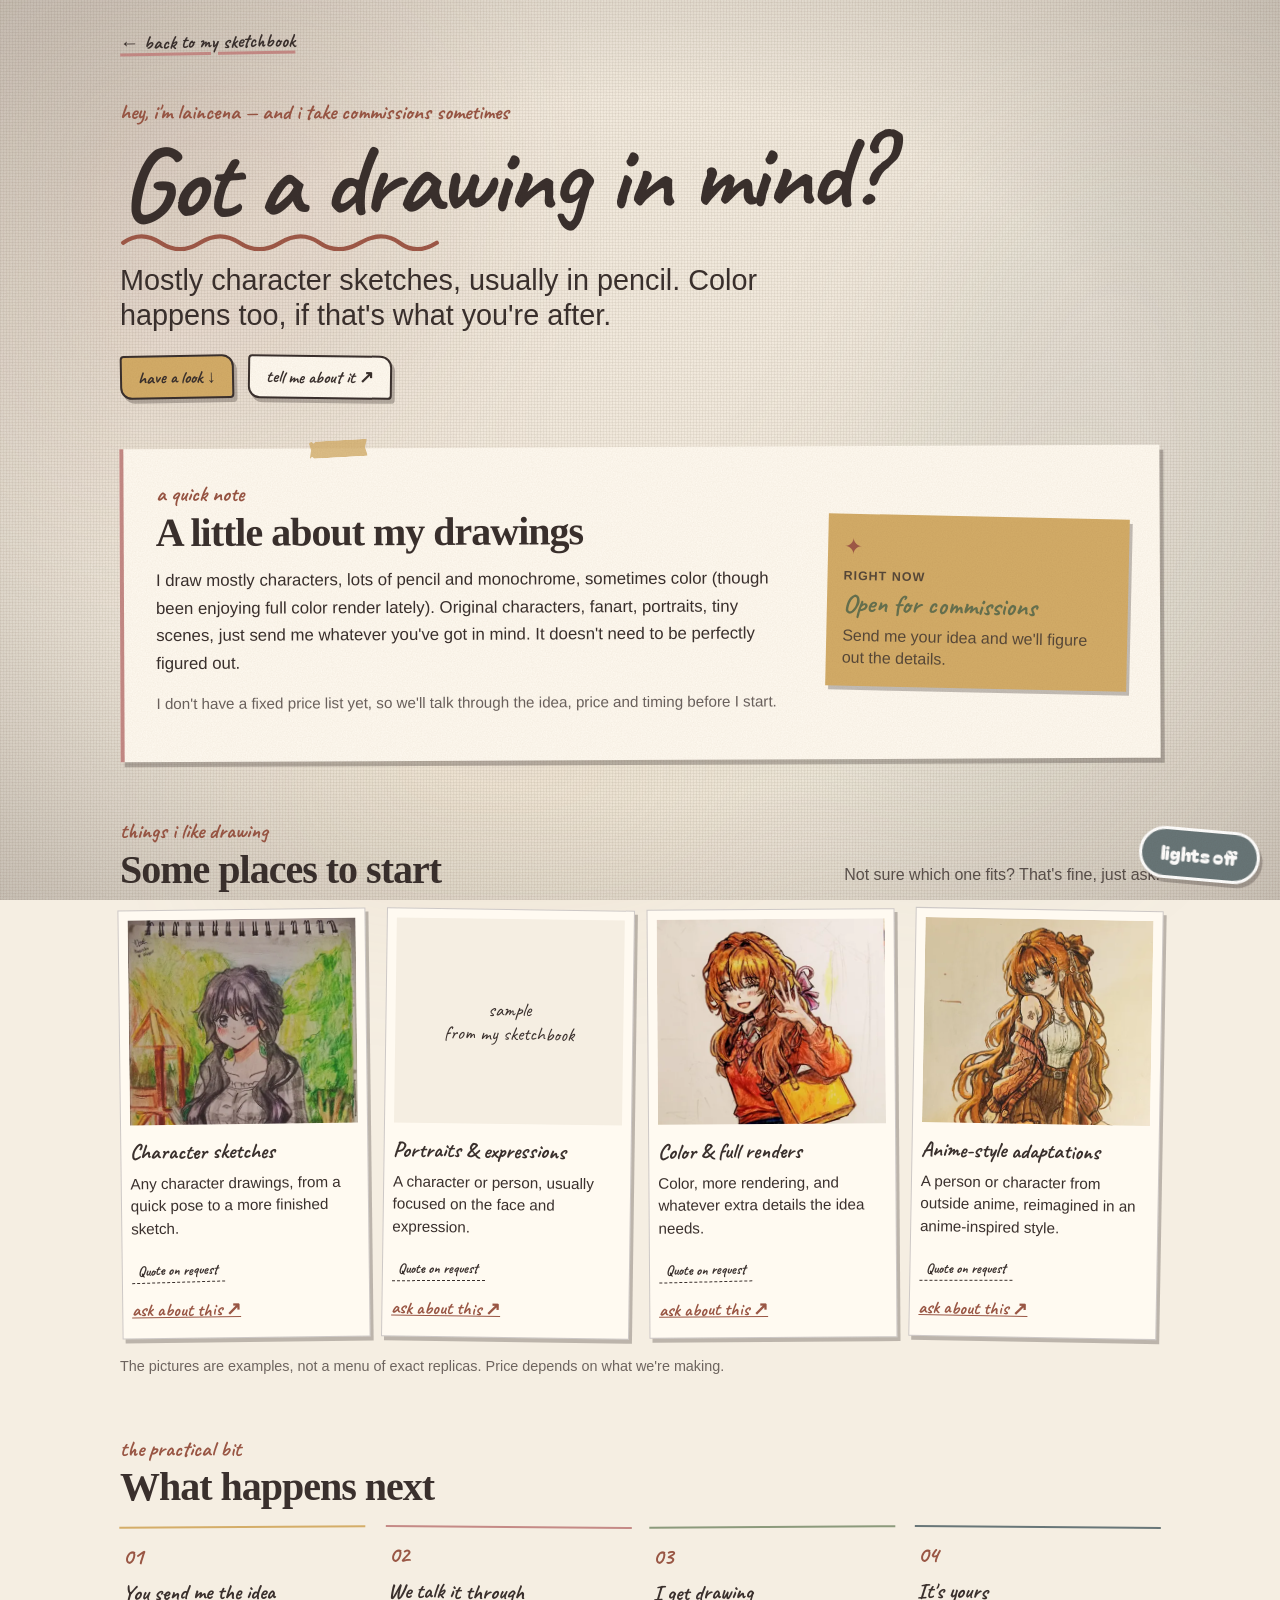
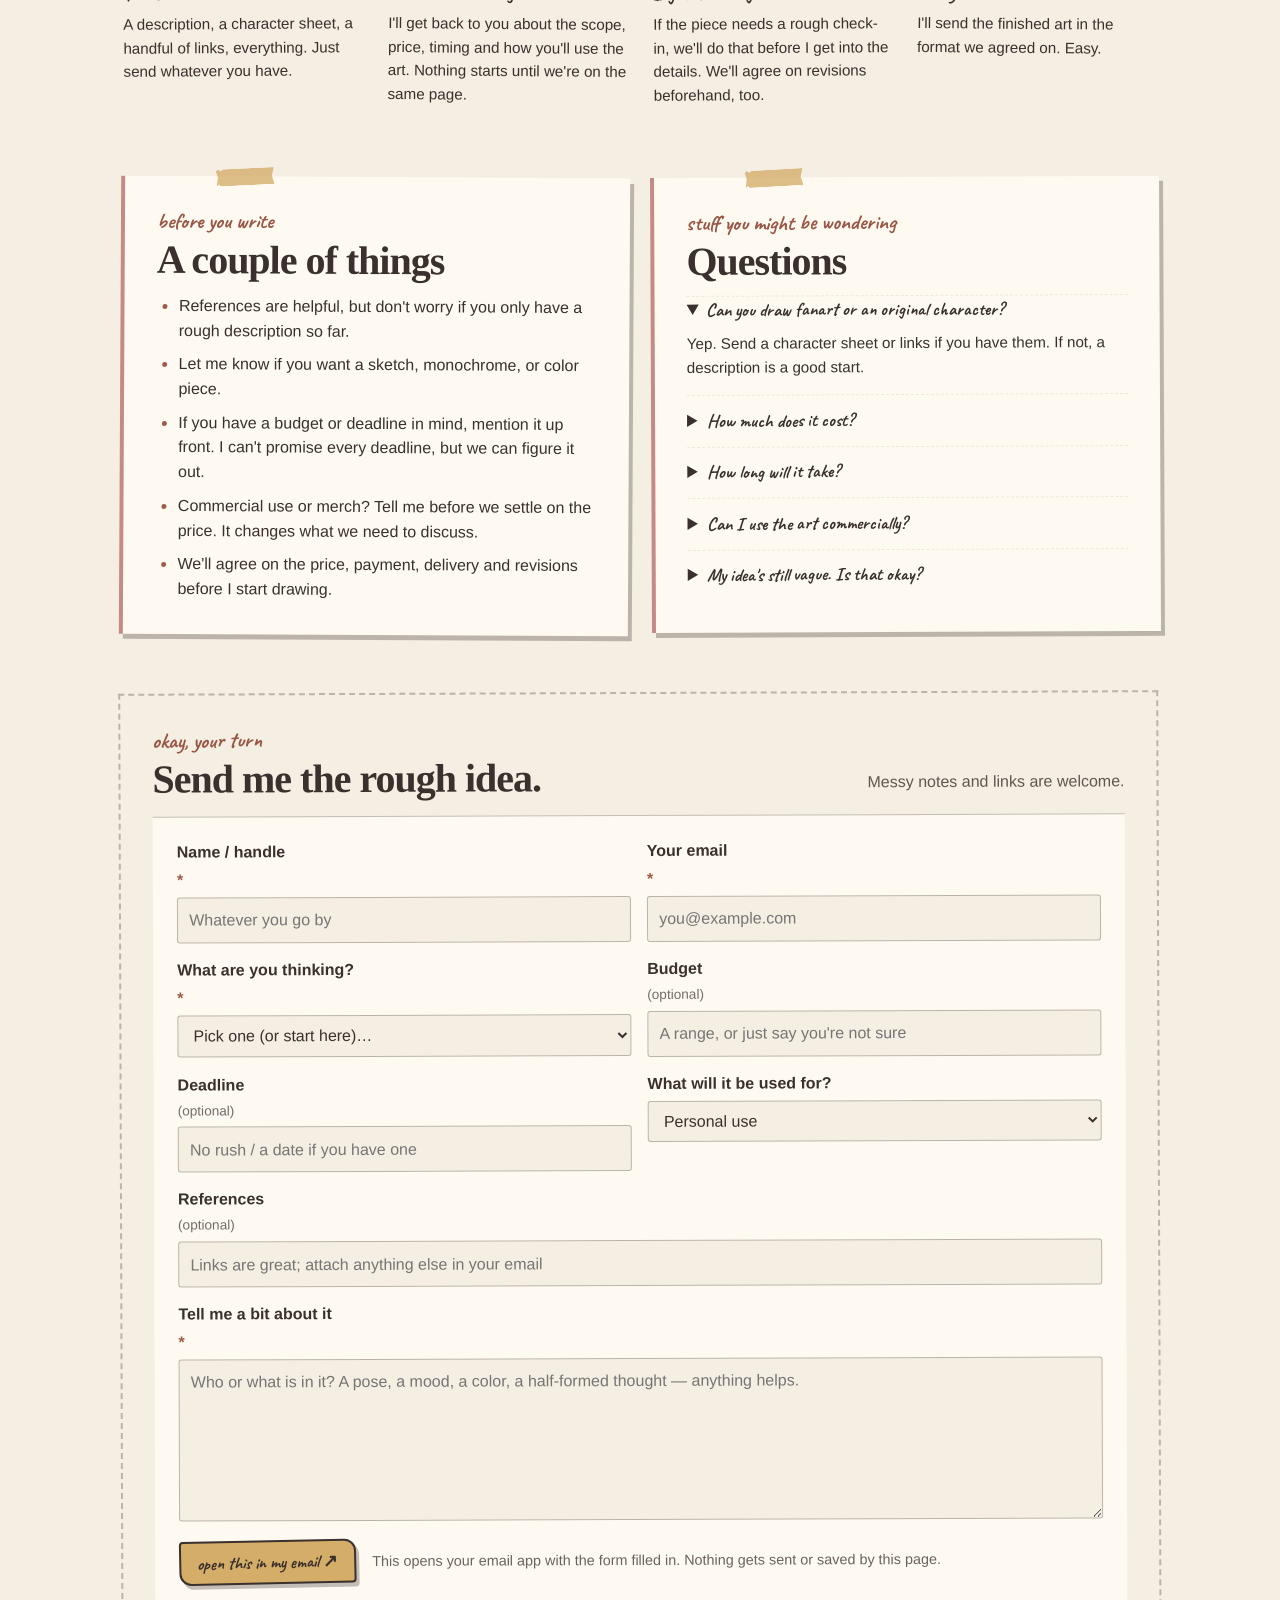
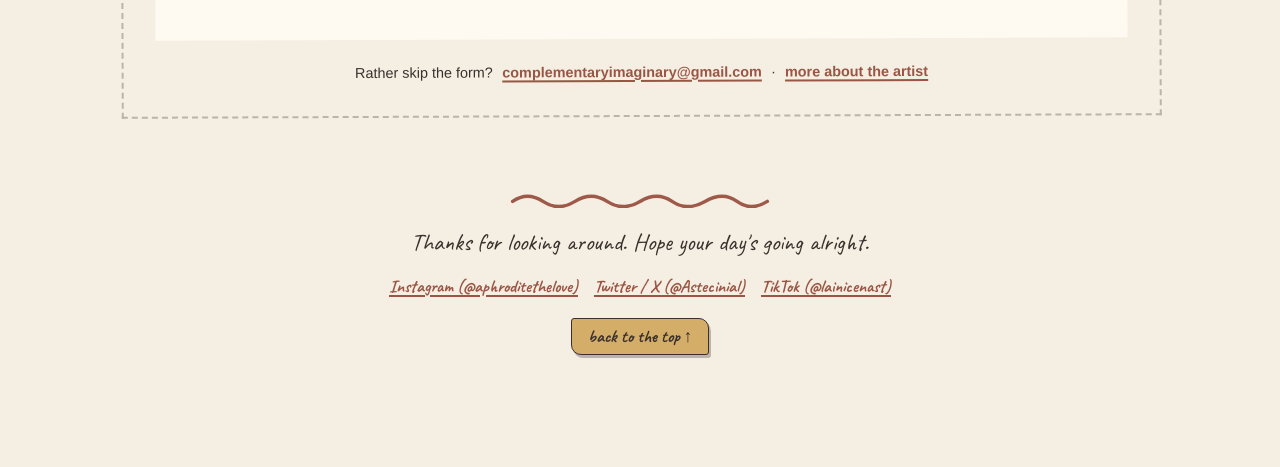
<file: commissions.html>
<!DOCTYPE html>
<html lang="en">
<head>
    <meta charset="UTF-8">
    <meta name="viewport" content="width=device-width, initial-scale=1, viewport-fit=cover">
    <meta name="theme-color" content="#f5eee2">
    <link rel="icon" href="favicon.ico" sizes="any">
    <link rel="icon" type="image/svg+xml" href="favicon.svg">
    <link rel="icon" type="image/png" sizes="32x32" href="favicon-32.png">
    <link rel="apple-touch-icon" href="apple-touch-icon.png">
    <!-- Replace https://YOUR-SITE-URL-HERE with your public site base URL before sharing links. -->
    <meta property="og:type" content="website">
    <meta property="og:site_name" content="Sugary Treats">
    <meta property="og:title" content="Art Commissions | Sugary Treats">
    <meta property="og:description" content="Character sketches, portraits, colored illustrations, and personal art commissions from Sugary Treats.">
    <meta property="og:url" content="https://YOUR-SITE-URL-HERE/commissions.html">
    <meta property="og:image" content="https://YOUR-SITE-URL-HERE/social-preview.png">
    <meta property="og:image:width" content="1200">
    <meta property="og:image:height" content="630">
    <meta property="og:image:alt" content="Sugary Treats, a personal art gallery and sketchbook.">
    <meta name="twitter:card" content="summary_large_image">
    <meta name="twitter:title" content="Art Commissions | Sugary Treats">
    <meta name="twitter:description" content="Character sketches, portraits, colored illustrations, and personal art commissions from Sugary Treats.">
    <meta name="twitter:image" content="https://YOUR-SITE-URL-HERE/social-preview.png">
    <meta name="description" content="Personal art commission information for Laincena Anastasia.">
    <title>Commissions | Laincena Anastasia</title>
    <link rel="preconnect" href="https://fonts.googleapis.com">
    <link rel="preconnect" href="https://fonts.gstatic.com" crossorigin>
    <link href="https://fonts.googleapis.com/css2?family=Bagel+Fat+One&family=Caveat:wght@500;700&display=swap" rel="stylesheet">
    <link rel="stylesheet" href="style.css">
    <link rel="stylesheet" href="commissions.css">
    <script>try{if(localStorage.getItem("art-theme")==="dark")document.documentElement.dataset.theme="dark"}catch(e){}</script>
</head>
<body id="top" class="commission-page">
    <a class="skip" href="#commission-content">Skip to commission information</a>
    <div class="blobs" aria-hidden="true">
        <i class="blob b1"></i><i class="blob b2"></i><i class="blob b3"></i><i class="blob b4"></i>
    </div>

    <header class="hero comm-hero">
        <a class="comm-back" href="index.html">← back to my sketchbook</a>
        <p class="comm-eyebrow hand">hey, i'm laincena — and i take commissions sometimes</p>
        <h1>Got a drawing in mind?</h1>
        <svg class="squiggle" viewBox="0 0 300 20" aria-hidden="true"><path d="M3 12 Q 20 0 38 12 T 75 12 T 112 12 T 150 12 T 187 12 T 225 12 T 262 12 T 297 12" /></svg>
        <p class="hand comm-hero-copy">Mostly character sketches, usually in pencil. Color happens too, if that's what you're after.</p>
        <div class="comm-hero-actions">
            <a class="comm-btn primary" href="#offerings">have a look ↓</a>
            <a class="comm-btn secondary" href="#request">tell me about it ↗</a>
        </div>
    </header>

    <main id="commission-content" class="comm-main">
        <section class="comm-intro comm-paper" aria-labelledby="welcome-title">
            <div class="comm-intro-copy">
                <p class="comm-kicker">a quick note</p>
                <h2 id="welcome-title">A little about my drawings</h2>
                <p>I draw mostly characters, lots of pencil and monochrome, sometimes color (though been enjoying full color render lately). Original characters, fanart, portraits, tiny scenes, just send me whatever you've got in mind. It doesn't need to be perfectly figured out.</p>
                <p class="comm-small-note">I don't have a fixed price list yet, so we'll talk through the idea, price and timing before I start.</p>
            </div>
            <aside class="comm-status-box" aria-live="polite">
                <span class="status-spark" aria-hidden="true">✦</span>
                <p class="status-label">right now</p>
                <p id="commission-status" class="status-value">checking…</p>
                <p id="commission-status-note" class="status-note">I'll update this when things change.</p>
            </aside>
        </section>

        <section id="offerings" class="comm-section" aria-labelledby="offerings-title">
            <div class="comm-section-head">
                <div><p class="comm-kicker">things i like drawing</p><h2 id="offerings-title">Some places to start</h2></div>
                <p>Not sure which one fits? That's fine, just ask.</p>
            </div>
            <div id="commission-types" class="comm-grid" aria-live="polite"></div>
            <p class="comm-disclaimer">The pictures are examples, not a menu of exact replicas. Price depends on what we're making.</p>
        </section>

        <section class="comm-section" aria-labelledby="process-title">
            <div class="comm-section-head">
                <div><p class="comm-kicker">the practical bit</p><h2 id="process-title">What happens next</h2></div>
            </div>
            <ol id="commission-process" class="comm-process"></ol>
        </section>

        <section class="comm-two-col">
            <section class="comm-paper comm-guidelines" aria-labelledby="guidelines-title">
                <p class="comm-kicker">before you write</p>
                <h2 id="guidelines-title">A couple of things</h2>
                <ul id="commission-guidelines"></ul>
            </section>
            <section class="comm-paper comm-faq" aria-labelledby="faq-title">
                <p class="comm-kicker">stuff you might be wondering</p>
                <h2 id="faq-title">Questions</h2>
                <div id="commission-faqs"></div>
            </section>
        </section>

        <section id="request" class="comm-section comm-request-section" aria-labelledby="request-title">
            <div class="comm-section-head">
                <div><p class="comm-kicker">okay, your turn</p><h2 id="request-title">Send me the rough idea.</h2></div>
                <p>Messy notes and links are welcome.</p>
            </div>
            <form id="commission-form" class="comm-form">
                <div class="comm-field-grid">
                    <label>Name / handle <span aria-hidden="true">*</span><input name="name" autocomplete="name" required maxlength="100" placeholder="Whatever you go by"></label>
                    <label>Your email <span aria-hidden="true">*</span><input name="replyEmail" type="email" autocomplete="email" required maxlength="200" placeholder="you@example.com"></label>
                    <label>What are you thinking? <span aria-hidden="true">*</span><select name="type" id="commission-type-select" required><option value="">Pick one (or start here)…</option></select></label>
                    <label>Budget <small>(optional)</small><input name="budget" maxlength="120" placeholder="A range, or just say you're not sure"></label>
                    <label>Deadline <small>(optional)</small><input name="deadline" maxlength="120" placeholder="No rush / a date if you have one"></label>
                    <label>What will it be used for? <select name="usage"><option>Personal use</option><option>Gift</option><option>Commercial use — please discuss</option><option>Other / not sure yet</option></select></label>
                    <label class="full-span">References <small>(optional)</small><input name="references" maxlength="800" placeholder="Links are great; attach anything else in your email"></label>
                    <label class="full-span">Tell me a bit about it <span aria-hidden="true">*</span><textarea name="brief" required minlength="10" maxlength="5000" rows="6" placeholder="Who or what is in it? A pose, a mood, a color, a half-formed thought — anything helps."></textarea></label>
                </div>
                <div class="comm-submit-row">
                    <button class="comm-btn primary" type="submit">open this in my email ↗</button>
                    <p class="comm-form-note">This opens your email app with the form filled in. Nothing gets sent or saved by this page.</p>
                </div>
                <p id="commission-form-status" class="comm-form-status" role="status" aria-live="polite"></p>
            </form>
            <div class="comm-contact-fallback">
                <span>Rather skip the form?</span>
                <a id="commission-email-link" href="mailto:louisjassen@gmail.com">just email me</a>
                <span aria-hidden="true">·</span>
                <a href="index.html#about">more about the artist</a>
            </div>
        </section>
    </main>

    <footer class="comm-footer">
        <svg class="squiggle" viewBox="0 0 300 20" aria-hidden="true"><path d="M3 12 Q 20 0 38 12 T 75 12 T 112 12 T 150 12 T 187 12 T 225 12 T 262 12 T 297 12" /></svg>
        <p class="hand">Thanks for looking around. Hope your day's going alright.</p>
        <div id="commission-socials" class="comm-socials"></div>
        <a class="comm-back-to-top" href="#top" onclick="window.scrollTo({top:0,behavior:matchMedia('(prefers-reduced-motion: reduce)').matches?'auto':'smooth'});return false;">back to the top ↑</a>
    </footer>

    <button class="theme-btn" id="commission-theme-btn" type="button" aria-label="Switch theme">lights off</button>
    <script src="artworks.js"></script>
    <script src="profile.js"></script>
    <script src="commissions.js"></script>
</body>
</html>
</file>
<file: style.css>
:root {
  --paper: #f5eee2;
  --ink: #3a302d;
  --red: #9f5948;
  --blue: #687678;
  --yellow: #d4ad68;
  --mint: #8c9a7c;
  --pink: #c58a86;
  --display: "Bagel Fat One", "Arial Black", sans-serif;
  --hand: "Caveat", "Comic Sans MS", cursive;
  --glow: var(--blue);

  /* theme tokens (the dark theme overrides these at the bottom of this file) */
  --deep: #3a302d;                 /* darkest tone: hard shadows, ribbon, text on bright buttons */
  --card: #fffaf1;                 /* polaroid / note / button paper */
  --glass: rgba(245, 238, 226, .88);
  --frame: #59463d;                /* lightbox frame */
  --heart-bg: #f1d9cf;
  --hl: #995644;                   /* highlighted words ("Treats", lightbox medium line) */
  --card-shadow: 0 2px 0 rgba(0, 0, 0, .08), 6px 10px 0 rgba(58, 48, 45, .18);
  --soft: rgba(58, 48, 45, .3);
  --rule: rgba(126, 100, 75, .13);  /* ruled-paper lines */
  --blob-o: .55;
  color-scheme: light;
}

* { box-sizing: border-box; margin: 0; }

html { scroll-behavior: smooth; }

body {
  min-height: 100vh;
  background: var(--paper);
  color: var(--ink);
  font-family: var(--hand);
  font-size: 1.35rem;
  overflow-x: hidden;
}

/* paper grain */
body::after {
  content: "";
  position: fixed; inset: 0; z-index: 50; pointer-events: none;
  opacity: .14; mix-blend-mode: multiply;
  background-image: url("data:image/svg+xml;utf8,<svg xmlns='http://www.w3.org/2000/svg' width='200' height='200'><filter id='n'><feTurbulence type='fractalNoise' baseFrequency='.8' numOctaves='3' stitchTiles='stitch'/><feColorMatrix values='0 0 0 0 .4  0 0 0 0 .3  0 0 0 0 .2  0 0 0 .9 0'/></filter><rect width='100%' height='100%' filter='url(%23n)'/></svg>");
}

/* drifting color blobs */
.blobs { position: fixed; inset: 0; z-index: 0; overflow: hidden; filter: blur(60px) saturate(.9); }
.blob {
  position: absolute; border-radius: 50%; opacity: var(--blob-o);
  transition: background 1.2s ease, transform .6s ease-out;
  animation: drift 22s ease-in-out infinite alternate;
}
.b1 { width: 46vmax; height: 46vmax; left: -10vmax; top: -8vmax; background: var(--red); }
.b2 { width: 40vmax; height: 40vmax; right: -12vmax; top: 10vmax; background: var(--glow); animation-delay: -6s; }
.b3 { width: 38vmax; height: 38vmax; left: 20vw; bottom: -14vmax; background: var(--yellow); animation-delay: -12s; }
.b4 { width: 30vmax; height: 30vmax; right: 10vw; bottom: 5vh; background: var(--mint); animation-delay: -3s; }

@keyframes drift {
  to { margin: 6vmax 0 0 8vmax; border-radius: 42% 58% 55% 45%; }
}

#trail { position: fixed; inset: 0; z-index: 40; pointer-events: none; }

.hero, #gallery { position: relative; z-index: 2; }

.hero { text-align: center; padding: 9vh 1rem 4vh; }

.hero h1 {
  font: 400 clamp(3.2rem, 11vw, 8.5rem)/.95 var(--display);
  letter-spacing: -.01em;
  text-shadow: 4px 4px 0 var(--yellow), 8px 8px 0 var(--pink);
  transform: rotate(-2deg);
  animation: pop .9s cubic-bezier(.2, 1.6, .4, 1) both;
}
.hero h1 span { color: var(--hl); }

@keyframes pop { from { transform: scale(.5) rotate(8deg); opacity: 0; } }

.squiggle { width: min(320px, 70vw); margin-top: .6rem; }
.squiggle path { fill: none; stroke: var(--red); stroke-width: 4; stroke-linecap: round;
  stroke-dasharray: 400; stroke-dashoffset: 400; animation: draw 1.4s .6s ease forwards; }
@keyframes draw { to { stroke-dashoffset: 0; } }

.hero p { font-size: 1.7rem; margin-top: .8rem; }

/* masonry wall */
#gallery { display: flex; align-items: flex-start; gap: 2.5rem; padding: 2rem 5vw 2rem; max-width: 1900px; margin: 0 auto; }
.col { flex: 1; min-width: 0; }

.card {
  position: relative; display: block; width: 100%;
  break-inside: avoid; margin: 0 0 3rem; padding: .8rem .8rem 1rem;
  background: var(--card); border: 0; text-align: left; cursor: pointer;
  font: inherit; color: inherit;
  box-shadow: var(--card-shadow);
  transform: rotate(var(--r, 0deg));
  transition: transform .35s cubic-bezier(.3, 1.8, .5, 1), box-shadow .3s;
}
.card::before { /* washi tape */
  content: ""; position: absolute; top: -14px; left: 50%; width: 90px; height: 28px;
  transform: translateX(-50%) rotate(var(--tape, -4deg));
  background: var(--tapec, var(--yellow)); opacity: .85;
  clip-path: polygon(0 10%, 4% 0, 8% 12%, 12% 0, 100% 0, 96% 50%, 100% 100%, 8% 100%, 4% 88%, 0 100%, 3% 50%);
}
.card:hover, .card:focus-visible {
  transform: rotate(0deg) translateY(-10px) scale(1.03);
  box-shadow: 0 2px 0 rgba(0,0,0,.08), 10px 22px 0 var(--tapec, var(--yellow));
  outline: none;
}
.card:focus-visible { outline: 3px dashed var(--ink); outline-offset: 6px; }

.art-frame {
  position: relative; width: 100%; aspect-ratio: var(--ratio, 4/5);
  overflow: hidden; background: var(--fallback);
}
.art-frame.is-loading::after {
  content: ""; position: absolute; inset: 0;
  background: linear-gradient(110deg, transparent 20%, rgba(255,255,255,.48) 45%, transparent 70%);
  background-size: 220% 100%;
  animation: art-shimmer 1.35s ease-in-out infinite;
}
.art-frame.is-loaded .art { opacity: 1; }
.art { position: absolute; inset: 0; width: 100%; height: 100%; display: block; object-fit: cover; opacity: 0; transition: opacity .25s ease; }
@keyframes art-shimmer { to { background-position: -220% 0; } }
@media (prefers-reduced-motion: reduce) {
  .art-frame.is-loading::after {
    animation: none;
    background: rgba(255, 255, 255, .18);
  }
}
.card h3 { font: 400 1.6rem/1.1 var(--display); margin: .8rem 0 .2rem; }
.card .note { font-size: 1.3rem; line-height: 1.2; }

.sticker {
  position: absolute; right: -14px; top: 1.6rem; padding: .15rem .8rem;
  background: var(--stk, var(--pink)); color: #fff; border: 3px solid #fff;
  border-radius: 99px; font-weight: 700; font-size: 1.15rem;
  transform: rotate(6deg); box-shadow: 2px 3px 0 rgba(0,0,0,.25);
}

/* entrance directions */
.card.pre { opacity: 0; transform: translate(var(--fx, 0), var(--fy, 60px)) rotate(calc(var(--r) * 3)); }
.card { transition: transform .35s cubic-bezier(.3, 1.8, .5, 1), box-shadow .3s, opacity .7s; }

/* lightbox */
.lightbox {
  position: fixed; inset: 0; z-index: 30; display: grid; place-items: center; padding: 1.5rem;
  background: rgba(58, 48, 45, .72); backdrop-filter: blur(6px);
  animation: fade .3s ease;
}
.lightbox[hidden] { display: none; }
@keyframes fade { from { opacity: 0; } }

.frame {
  position: relative; display: grid; grid-template-columns: minmax(0, 1.3fr) minmax(0, 1fr); gap: 1.8rem;
  width: min(1050px, 100%); max-height: 90vh; overflow: auto; padding: 1.4rem;
  background: var(--paper); border: 10px solid var(--frame);
  box-shadow: 0 0 0 6px var(--yellow), 14px 14px 0 6px var(--pink);
  animation: slam .5s cubic-bezier(.2, 1.5, .4, 1);
}
@keyframes slam { from { transform: scale(.7) rotate(-5deg); opacity: 0; } }

.frame img { width: 100%; max-height: 74vh; object-fit: contain; background: var(--fallback, #ddd); }
.frame h2 { font: 400 clamp(2rem, 4vw, 3.2rem)/1 var(--display); margin-bottom: .6rem; }
.lb-meta { color: var(--hl); font-weight: 700; font-size: 1.5rem; margin-bottom: 1rem; }
.lb-desc { font-size: 1.7rem; line-height: 1.3; white-space: pre-wrap; }
.lb-close {
  position: fixed; top: 1rem; right: 1.2rem; width: 3rem; height: 3rem; border-radius: 50%;
  border: 3px solid var(--ink); background: var(--red); color: #fff; font-size: 2rem; line-height: 1; cursor: pointer; z-index: 31;
}
.lb-close:hover { transform: rotate(90deg) scale(1.1); transition: transform .25s; }

/* paint splats from background clicks */
.splat { position: fixed; z-index: 1; pointer-events: none; border-radius: 50%; opacity: .85; animation: splat .5s cubic-bezier(.2, 1.6, .4, 1) both; }
@keyframes splat { from { transform: translate(-50%, -50%) scale(0); } to { transform: translate(-50%, -50%) scale(1); } }

/* wobbly title letters */
.ch { display: inline-block; font-weight: inherit; }
.ch.jig { animation: jig .6s cubic-bezier(.2, 1.8, .4, 1); }
@keyframes jig { 30% { transform: translateY(-.25em) rotate(var(--jr, 10deg)) scale(1.15); } }

/* filter chips */
.toolbar { position: relative; z-index: 2; display: flex; flex-wrap: wrap; justify-content: center; align-items: center; gap: 1rem 2rem; padding: 0 1rem 1.5rem; }
.filters { display: flex; flex-wrap: wrap; justify-content: center; gap: .8rem; }
.sort { display: flex; align-items: center; gap: .6rem; font-weight: 700; font-size: 1.5rem; }
.sort select {
  font: 400 1.15rem var(--display); color: var(--deep); cursor: pointer;
  padding: .35rem 1rem; background: var(--yellow); border: 3px solid var(--ink); border-radius: 99px;
  box-shadow: 3px 4px 0 var(--deep);
}
.sort select:focus-visible { outline: 3px dashed var(--ink); outline-offset: 4px; }
.filters[hidden] { display: none; }
.chip {
  font: 400 1.15rem var(--display); color: var(--ink); cursor: pointer;
  padding: .35rem 1.1rem; background: var(--card); border: 3px solid var(--ink); border-radius: 99px;
  box-shadow: 3px 4px 0 var(--c, var(--pink)); transform: rotate(var(--cr, 0deg));
  transition: transform .25s cubic-bezier(.3, 1.8, .5, 1), background .2s, box-shadow .2s;
}
.chip:hover { transform: rotate(0deg) translateY(-3px); }
.chip.on { background: var(--c, var(--pink)); color: #fff; box-shadow: 0 0 0 var(--ink); transform: translate(3px, 4px) rotate(var(--cr, 0deg)); }
.chip:focus-visible { outline: 3px dashed var(--ink); outline-offset: 4px; }

.card[hidden] { display: none; }
.card.shuffle { animation: shuffle .55s cubic-bezier(.2, 1.5, .4, 1); }
@keyframes shuffle { from { opacity: 0; transform: scale(.6) rotate(calc(var(--r) * 4)); } }

/* lightbox: arrows, counter, zoom */
.lb-nav {
  position: fixed; top: 50%; width: 3.4rem; height: 3.4rem; margin-top: -1.7rem; z-index: 31;
  border-radius: 50%; border: 3px solid var(--ink); background: var(--yellow); color: var(--deep);
  font: 400 1.8rem/1 var(--display); cursor: pointer; box-shadow: 3px 4px 0 var(--deep);
  transition: transform .2s cubic-bezier(.3, 1.8, .5, 1);
}
.lb-prev { left: 1rem; } .lb-next { right: 1rem; }
.lb-nav:hover { transform: scale(1.15) rotate(-6deg); }
.lb-nav[hidden] { display: none; }
.lb-count { margin-top: 1.2rem; opacity: .6; font-size: 1.3rem; }
.imgwrap { overflow: hidden; cursor: zoom-in; align-self: start; }
.imgwrap img { display: block; transition: transform .35s ease; }
.imgwrap.zoomed { cursor: zoom-out; }
.imgwrap.zoomed img { transform: scale(2.4); }

@media (max-width: 760px) {
  .lb-nav { width: 2.8rem; height: 2.8rem; margin-top: 0; top: auto; bottom: 1rem; font-size: 1.4rem; }
  .frame { grid-template-columns: 1fr; }
  #gallery { gap: 1rem; }
}

@media (prefers-reduced-motion: reduce) {
  *, *::before { animation: none !important; transition-duration: .01s !important; }
  .squiggle path { stroke-dashoffset: 0; }
}

.search {
  font: 700 1.3rem var(--hand); color: var(--ink); width: 12rem; padding: .3rem 1.1rem;
  background: var(--card); border: 3px solid var(--ink); border-radius: 99px; outline: none;
  box-shadow: 3px 4px 0 var(--mint); transition: box-shadow .2s, width .25s;
}
.search:focus { box-shadow: 3px 4px 0 var(--pink); width: 15rem; }
.years {
  position: sticky; top: .8rem; z-index: 5; display: flex; gap: .5rem; width: fit-content;
  max-width: calc(100% - 2rem); margin: 0 auto 1.2rem; padding: .4rem .7rem; overflow-x: auto;
  background: var(--glass); backdrop-filter: blur(8px);
  border: 3px solid var(--ink); border-radius: 99px;
}
.years[hidden] { display: none; }
.yr {
  font: 400 1rem var(--display); color: var(--deep); cursor: pointer; padding: .1rem .8rem;
  background: var(--c, var(--yellow)); border: 2px solid var(--ink); border-radius: 99px;
  transition: transform .2s cubic-bezier(.3, 1.8, .5, 1);
}
.yr:hover { transform: scale(1.12) rotate(-3deg); }
.card { scroll-margin-top: 5rem; }
.empty { position: relative; z-index: 2; text-align: center; font-size: 2rem; padding: 3rem 1rem; }
.empty[hidden] { display: none; }
.more { height: 1px; }

body::before {
  content: ""; position: fixed; inset: 0; z-index: 1; pointer-events: none; mix-blend-mode: multiply;
  background:
    repeating-linear-gradient(0deg, rgba(60, 40, 20, .05) 0 1px, transparent 1px 3px),
    repeating-linear-gradient(90deg, rgba(60, 40, 20, .05) 0 1px, transparent 1px 3px),
    radial-gradient(ellipse at center, transparent 55%, rgba(58, 48, 45, .22) 100%);
}

.drips { position: absolute; top: 0; left: 0; right: 0; height: 0; z-index: 1; pointer-events: none; }
.drip {
  position: absolute; top: -4px; width: var(--w); height: var(--h); background: var(--c);
  border-radius: 0 0 99px 99px; opacity: .88;
  animation: dripdown var(--t) cubic-bezier(.3, .6, .3, 1) var(--d) both;
}
.drip::after {
  content: ""; position: absolute; left: 50%; bottom: -6px; width: calc(var(--w) * 1.5); aspect-ratio: 1;
  background: inherit; border-radius: 50%; transform: translateX(-50%);
}
@keyframes dripdown { from { height: 0; } }

.doodles { position: fixed; inset: 0; z-index: 1; pointer-events: none; overflow: hidden; }
.doodle { position: absolute; top: 0; color: var(--c); opacity: var(--o, .85); will-change: transform; }
.doodle svg { display: block; width: var(--s); height: var(--s); }
.doodle svg, .doodle span {
  transform: rotate(var(--rot, 0deg));
  animation: bob var(--bt, 6s) ease-in-out var(--bd, 0s) infinite alternate;
}
.doodle span { display: block; white-space: nowrap; font: 700 2.1rem var(--hand); }
@keyframes bob { to { transform: translateY(-14px) rotate(calc(var(--rot, 0deg) + 8deg)); } }

.hero-doodle { position: absolute; width: clamp(52px, 6vw, 90px); color: var(--c); pointer-events: none; animation: twinkle 3.2s ease-in-out infinite; }
.hero-doodle svg { display: block; width: 100%; }
@keyframes twinkle { 50% { transform: scale(1.2) rotate(12deg); } }

html.low-power body::before,
html.low-power body::after { display: none; }
html.low-power .blobs { filter: blur(30px) saturate(.9); }
html.low-power .blob,
html.low-power .doodle svg,
html.low-power .doodle span,
html.low-power .hero-doodle { animation: none; }
html.low-power .doodle { will-change: auto; }
html.low-power .ribbon::after { display: none; }
html.low-power #trail { display: none; }

.foot { position: relative; z-index: 2; text-align: center; padding: 1rem 1rem 6rem; font-size: 1.8rem; }
.foot[hidden] { display: none; }
.foot .squiggle { width: min(260px, 60vw); margin-bottom: .6rem; }
.top {
  margin-top: 1rem; font: 400 1.2rem var(--display); color: var(--deep); cursor: pointer;
  padding: .4rem 1.3rem; background: var(--yellow); border: 3px solid var(--ink); border-radius: 99px; box-shadow: 3px 4px 0 var(--deep);
  transition: transform .2s cubic-bezier(.3, 1.8, .5, 1);
}
.top:hover { transform: translateY(-4px) rotate(-3deg); }

.about-btn {
  position: fixed; left: 1.2rem; bottom: 1.2rem; z-index: 20; cursor: pointer;
  font: 400 1.2rem var(--display); color: #fff; padding: .55rem 1.2rem;
  background: var(--pink); border: 3px solid #fff; border-radius: 99px;
  box-shadow: 3px 4px 0 var(--soft); transform: rotate(-6deg);
  transition: transform .25s cubic-bezier(.3, 1.8, .5, 1);
}
.about-btn:hover { transform: rotate(3deg) scale(1.1); }
.about-btn:focus-visible { outline: 3px dashed var(--ink); outline-offset: 4px; }
.lb-link {
  margin-top: .8rem; font: 400 1rem var(--display); color: var(--deep); cursor: pointer;
  padding: .3rem 1rem; background: var(--mint); border: 3px solid var(--ink); border-radius: 99px;
  box-shadow: 3px 4px 0 var(--deep); transition: transform .2s cubic-bezier(.3, 1.8, .5, 1);
}
.lb-link:hover { transform: translateY(-3px) rotate(-3deg); }

.heart {
  position: absolute; right: .9rem; bottom: .8rem; width: 2.5rem; height: 2.5rem; display: grid; place-items: center;
  background: var(--card); border: 3px solid var(--ink); border-radius: 50%; cursor: pointer;
  box-shadow: 2px 3px 0 rgba(58, 48, 45, .3); transition: transform .2s cubic-bezier(.3, 1.8, .5, 1), background .2s;
}
.heart svg { width: 1.35rem; height: 1.35rem; fill: none; stroke: var(--ink); stroke-width: 9; stroke-linejoin: round; stroke-linecap: round; transition: fill .2s; }
.heart:hover { transform: scale(1.18) rotate(-8deg); }
.heart:focus-visible { outline: 3px dashed var(--ink); outline-offset: 3px; }
.heart.on { background: var(--heart-bg); }
.heart.on svg { fill: var(--red); stroke: var(--ink); }
.heart.pop { animation: heartpop .5s cubic-bezier(.3, 1.6, .5, 1); }
@keyframes heartpop { 40% { transform: scale(1.6) rotate(-14deg); } }
.card h3, .card .note { padding-right: 2.9rem; }

.corner { position: absolute; top: 0; left: 0; width: 104px; height: 104px; overflow: hidden; pointer-events: none; z-index: 2; }
.ribbon {
  position: absolute; top: 24px; left: -36px; width: 150px; padding: .1rem 0; overflow: hidden; text-align: center;
  transform: rotate(-45deg); background: var(--deep); color: var(--yellow);
  font: 400 1.05rem/1.35 var(--display); letter-spacing: .14em;
  border-top: 2px dashed var(--yellow); border-bottom: 2px dashed var(--yellow); box-shadow: 0 3px 0 rgba(0, 0, 0, .25);
}
.ribbon::after {
  content: ""; position: absolute; inset: 0; transform: translateX(-130%);
  background: linear-gradient(100deg, transparent 35%, rgba(255, 255, 255, .6) 50%, transparent 65%);
  animation: shine 3.4s ease-in-out infinite;
}
@keyframes shine { 55%, 100% { transform: translateX(130%); } }

.lb-actions { display: flex; flex-wrap: wrap; gap: .7rem; margin-top: .9rem; }
.lb-actions .lb-link { margin-top: 0; }
.lb-heart {
  display: inline-flex; align-items: center; gap: .5rem; cursor: pointer;
  font: 400 1rem var(--display); color: var(--ink); padding: .3rem 1rem .3rem .8rem;
  background: var(--card); border: 3px solid var(--ink); border-radius: 99px; box-shadow: 3px 4px 0 var(--deep);
  transition: transform .2s cubic-bezier(.3, 1.8, .5, 1), background .2s;
}
.lb-heart svg { width: 1.2rem; height: 1.2rem; fill: none; stroke: var(--ink); stroke-width: 9; stroke-linejoin: round; transition: fill .2s; }
.lb-heart:hover { transform: translateY(-3px) rotate(-3deg); }
.lb-heart.on { background: var(--heart-bg); }
.lb-heart.on svg { fill: var(--red); }

.sticker, .chip.on { text-shadow: 0 1px 0 rgba(0, 0, 0, .28); }

.theme-btn {
  position: fixed; right: 1.2rem; bottom: 1.2rem; z-index: 20; cursor: pointer;
  font: 400 1.2rem var(--display); color: #fff; padding: .55rem 1.2rem; text-shadow: 0 1px 0 rgba(0, 0, 0, .28);
  background: var(--blue); border: 3px solid #fff; border-radius: 99px;
  box-shadow: 3px 4px 0 var(--soft); transform: rotate(5deg);
  transition: transform .25s cubic-bezier(.3, 1.8, .5, 1);
}
.theme-btn:hover { transform: rotate(-3deg) scale(1.1); }
.theme-btn:focus-visible { outline: 3px dashed var(--ink); outline-offset: 4px; }
.settings-toggle {
  position: fixed; right: max(1.2rem, env(safe-area-inset-right)); bottom: max(1.2rem, env(safe-area-inset-bottom)); z-index: 23;
  min-height: 48px; padding: .5rem 1rem; border: 3px solid var(--ink); border-radius: 999px;
  background: var(--blue); color: var(--fg-blue); box-shadow: 3px 4px 0 var(--soft);
  cursor: pointer; font: 400 1rem var(--display); transition: transform .2s, box-shadow .2s;
}
.settings-toggle:hover { transform: translateY(-2px) rotate(-2deg); box-shadow: 3px 6px 0 var(--soft); }
.settings-toggle:focus-visible { outline: 3px dashed var(--ink); outline-offset: 4px; }
.settings-panel {
  position: fixed; right: max(1.2rem, env(safe-area-inset-right));
  bottom: calc(max(1.2rem, env(safe-area-inset-bottom)) + 4rem); z-index: 22;
  display: grid; gap: .8rem; width: min(20rem, calc(100vw - 2rem));
  max-height: min(78vh, 42rem); overflow-y: auto; padding: 1rem;
  background: var(--card); border: 3px solid var(--ink); border-radius: 20px;
  box-shadow: 6px 8px 0 var(--soft), 0 0 0 4px var(--yellow);
}
.settings-panel[hidden] { display: none; }
.settings-section { display: grid; gap: .55rem; padding-bottom: .75rem; border-bottom: 2px dashed var(--rule); }
.settings-section:last-child { padding-bottom: 0; border-bottom: 0; }
.settings-section h2 { font: 400 1rem var(--display); color: var(--hl); }
.settings-panel .view-controls { width: 100%; justify-content: center; }
.settings-panel .mode-btn { flex: 1; }
.settings-panel .view-btn {
  display: none; justify-content: center; width: 100%; min-height: 44px; padding: .35rem .8rem;
  border: 2px solid var(--ink); border-radius: 999px; background: var(--card); color: var(--ink);
  box-shadow: 2px 3px 0 var(--mint); cursor: pointer; font: 400 .9rem var(--display);
}
.settings-panel .surprise-btn { width: 100%; }
.settings-panel .about-btn,
.settings-panel .theme-btn {
  position: static; inset: auto; display: inline-flex; justify-content: center; width: 100%;
  min-height: 44px; margin: 0; padding: .4rem .8rem; font-size: .95rem; transform: none;
}
.settings-panel .about-btn:hover,
.settings-panel .theme-btn:hover { transform: translateY(-2px); }
.settings-panel .hero-auth-btn { width: 100%; transform: none; }
.settings-panel .hero-auth-btn:hover { transform: translateY(-2px); }
html.theme-fade, html.theme-fade * {
  transition: background-color .45s, color .45s, border-color .45s, box-shadow .45s, fill .45s, stroke .45s !important;
}


[data-theme="dark"] {
  --paper: #0b1022;
  --ink: #e6ebff;
  --deep: #04060f;
  --card: #151b38;
  --glass: rgba(11, 16, 34, .82);
  --frame: #2c3672;
  --heart-bg: #3a1a47;
  --hl: #6ee7ff;
  --red: #8b5cff;
  --blue: #3b82ff;
  --yellow: #22d3ee;
  --mint: #2de0a5;
  --pink: #e468ff;
  --card-shadow: 0 2px 0 rgba(0, 0, 0, .45), 6px 10px 0 rgba(0, 0, 0, .5);
  --soft: rgba(0, 0, 0, .55);
  --rule: rgba(34, 211, 238, .09);
  --blob-o: .5;
  color-scheme: dark;
}
[data-theme="dark"] body::before {
  mix-blend-mode: normal;
  background:
    repeating-linear-gradient(0deg, rgba(150, 180, 255, .05) 0 1px, transparent 1px 3px),
    repeating-linear-gradient(90deg, rgba(150, 180, 255, .05) 0 1px, transparent 1px 3px),
    radial-gradient(ellipse at center, transparent 50%, rgba(2, 4, 14, .6) 100%);
}
[data-theme="dark"] body::after { mix-blend-mode: screen; opacity: .06; filter: hue-rotate(190deg); }
[data-theme="dark"] .lightbox { background: rgba(3, 5, 16, .8); }
[data-theme="dark"] .profile { background: rgba(31, 26, 46, .72); }
[data-theme="dark"] .likes-modal { background: rgba(31, 26, 46, .68); }

/* =================================================================
   ARTIST PROFILE: an open page of the sketchbook
   ================================================================= */
.profile {
  position: fixed; inset: 0; z-index: 30; display: grid; place-items: center; padding: 1rem; overflow: auto;
  background: rgba(58, 48, 45, .72); backdrop-filter: blur(6px); animation: fade .3s ease; overscroll-behavior: contain;
}
.profile[hidden] { display: none; }
.pf-wrap { width: min(1100px, 100%); }
.pf-close { z-index: 32; }

.tabs { display: flex; flex-wrap: wrap; gap: .45rem; padding: 0 1.2rem; position: relative; z-index: 2; }
.tab {
  font: 400 1rem var(--display); color: var(--deep); cursor: pointer; padding: .35rem 1rem .5rem;
  background: var(--c, var(--yellow)); border: 3px solid var(--ink); border-bottom: 0; border-radius: 14px 14px 0 0;
  transform: rotate(var(--tr, -1deg)); transform-origin: bottom; transition: transform .2s cubic-bezier(.3, 1.8, .5, 1);
}
.tab:nth-child(even) { --tr: 1.2deg; }
.tab:hover { transform: translateY(-5px) rotate(0deg); }
.tab:focus-visible { outline: 3px dashed var(--ink); outline-offset: 3px; }

.book {
  position: relative; display: grid; grid-template-columns: 1fr 1fr; height: min(82vh, 860px); overflow: hidden;
  background: var(--card); border: 10px solid var(--frame);
  box-shadow: 0 0 0 6px var(--yellow), 14px 14px 0 6px var(--pink);
  animation: slam .5s cubic-bezier(.2, 1.5, .4, 1);
}
.book::before {                       /* spiral binding */
  content: ""; position: absolute; left: 50%; top: 0; bottom: 0; width: 34px; margin-left: -17px; z-index: 3; pointer-events: none;
  background:
    radial-gradient(circle at 35% 40%, rgba(255, 255, 255, .55) 0 2px, transparent 3px) 0 0 / 34px 44px repeat-y,
    radial-gradient(circle at 50% 50%, var(--deep) 0 7px, transparent 8px) 0 0 / 34px 44px repeat-y;
}
.book::after {                        /* the fold in the middle */
  content: ""; position: absolute; left: 50%; top: 0; bottom: 0; width: 80px; margin-left: -40px; pointer-events: none;
  background: linear-gradient(90deg, transparent, rgba(0, 0, 0, .13) 50%, transparent);
}

.page {
  position: relative; overflow: auto; padding: 1.8rem 2.4rem 3rem; font-size: 1.5rem; line-height: 2rem;
  background: repeating-linear-gradient(transparent 0 calc(2rem - 1px), var(--rule) calc(2rem - 1px) 2rem) local;
}
.page p { margin: 0 0 .5rem; }
.page h3 {
  display: inline-block; margin: 1.5rem 0 .7rem; padding: .05rem .9rem; font: 400 1.5rem/1.6 var(--display);
  color: var(--deep); background: var(--c, var(--yellow)); transform: rotate(-1.5deg);
  box-shadow: 3px 3px 0 var(--soft);
}
.page h4 { font: 700 1.4rem var(--hand); margin: .8rem 0 .3rem; opacity: .75; }

.pf-head { display: flex; flex-wrap: wrap; align-items: center; gap: 1.6rem; }
.pf-photo {
  position: relative; width: 170px; margin: 0; padding: .5rem .5rem 1.6rem; background: var(--card);
  box-shadow: var(--card-shadow); transform: rotate(-3deg);
}
.pf-photo::before {
  content: ""; position: absolute; top: -13px; left: 50%; width: 80px; height: 26px; background: var(--yellow); opacity: .85;
  transform: translateX(-50%) rotate(3deg); z-index: 2;
  clip-path: polygon(0 10%, 4% 0, 8% 12%, 12% 0, 100% 0, 96% 50%, 100% 100%, 8% 100%, 4% 88%, 0 100%, 3% 50%);
}
.pf-photo img, .pf-doodle { width: 100%; aspect-ratio: 4 / 5; display: block; object-fit: cover; }
.pf-photo img { position: absolute; inset: .5rem .5rem auto; width: calc(100% - 1rem); z-index: 1; opacity: 0; }
.pf-photo.has-img img { opacity: 1; }
.pf-doodle { display: grid; place-items: center; background: linear-gradient(135deg, var(--blue), var(--pink)); opacity: .9; }
.pf-doodle svg { width: 60%; color: #fff; }
.pf-status { top: auto; bottom: 2rem; right: -26px; z-index: 3; font-size: 1rem; }

#pf-name { font: 400 clamp(2.1rem, 4.2vw, 3.2rem)/1.05 var(--display); margin: 0 0 .3rem; }
.pf-tag { font-size: 1.8rem; color: var(--hl); font-weight: 700; margin: 0; }
.pf-loc { opacity: .7; margin: 0; }

.tags { display: flex; flex-wrap: wrap; gap: .55rem .6rem; line-height: 1.2; }
.tag {
  padding: .15rem .9rem; font-weight: 700; font-size: 1.3rem; background: var(--card);
  border: 3px solid var(--ink); border-radius: 99px; box-shadow: 3px 3px 0 var(--c, var(--pink));
  transform: rotate(calc(var(--n, 0) * 1deg));
}
.tag:nth-child(3n) { --n: -1.5; } .tag:nth-child(3n + 1) { --n: 1; } .tag:nth-child(3n + 2) { --n: -.5; }

.stats { display: flex; flex-wrap: wrap; gap: .8rem; line-height: 1.1; }
.stat {
  display: grid; padding: .5rem 1rem; background: var(--card); border: 3px dashed var(--ink); text-align: center;
  box-shadow: 4px 4px 0 var(--c, var(--pink)); transform: rotate(-1deg);
}
.stat:nth-child(even) { transform: rotate(1.2deg); }
.stat b { font: 400 1.5rem var(--display); color: var(--hl); }
.stat span { font-size: 1.1rem; opacity: .75; }

.timeline { list-style: none; margin: .4rem 0 0 .7rem; padding: 0 0 0 1.7rem; border-left: 3px dashed var(--ink); }
.timeline li { position: relative; margin-bottom: 1.2rem; }
.timeline li::before {
  content: ""; position: absolute; left: -2.55rem; top: .55rem; width: 1.1rem; height: 1.1rem;
  background: var(--c, var(--pink)); border: 3px solid var(--ink); border-radius: 50%;
}
.when { display: block; font: 400 1.1rem/1.4 var(--display); color: var(--hl); }
.timeline strong { font-size: 1.6rem; }
.timeline p { line-height: 1.5rem; }

.pf-links { display: flex; flex-wrap: wrap; gap: .8rem; }
.pf-links .chip { text-decoration: none; display: inline-block; font-size: 1.05rem; line-height: 1.4; }
.pf-links small { font: 700 1.1rem var(--hand); opacity: .7; margin-left: .3rem; }
.pf-mail { font: 700 1.7rem var(--hand); color: var(--hl); word-break: break-all; }
.pf-actions { display: flex; flex-wrap: wrap; gap: .8rem; margin-top: .6rem; }
.pf-btn {
  font: 400 1.15rem var(--display); color: var(--deep); cursor: pointer; text-decoration: none; line-height: 1.4;
  padding: .35rem 1.3rem; background: var(--yellow); border: 3px solid var(--ink); border-radius: 99px; box-shadow: 3px 4px 0 var(--deep);
  transition: transform .2s cubic-bezier(.3, 1.8, .5, 1);
}
.pf-btn.alt { background: var(--mint); }
.pf-btn:hover { transform: translateY(-3px) rotate(-3deg); }

/* neon glow, dark theme only */
[data-theme="dark"] .book { box-shadow: 0 0 0 6px var(--yellow), 14px 14px 0 6px var(--pink), 0 0 70px rgba(34, 211, 238, .28); }
[data-theme="dark"] #pf-name, [data-theme="dark"] .pf-tag, [data-theme="dark"] .stat b, [data-theme="dark"] .when { text-shadow: 0 0 14px rgba(34, 211, 238, .6); }
[data-theme="dark"] .page h3 { box-shadow: 0 0 16px var(--c, var(--yellow)); }
[data-theme="dark"] .tag, [data-theme="dark"] .stat { box-shadow: 0 0 10px var(--c, var(--pink)); }
[data-theme="dark"] .profile { background: rgba(3, 5, 16, .85); }

@media (max-width: 860px) {
  .book { grid-template-columns: 1fr; height: auto; max-height: 78vh; overflow: auto; }
  .book::before, .book::after { display: none; }
  .page { overflow: visible; padding: 1.4rem 1.4rem 2rem; }
  .pf-status { right: -14px; }
}

/* =====================================================================
   ACCESSIBILITY + PHONE FRIENDLINESS
   (everything below is additive; desktop keeps its look)
   ===================================================================== */
:root { --fg-blue: #fff; }
[data-theme="dark"] { --fg-blue: var(--deep); }

/* sideways overflow (cards sliding in, drips, doodles) must never widen the page on phones */
html, body { overflow-x: clip; }
.profile { grid-template-columns: minmax(0, 1fr); }     /* a long row of tabs must not stretch the page */
.pf-wrap, .tabs { min-width: 0; }

.sr-only { position: absolute; width: 1px; height: 1px; margin: -1px; padding: 0; overflow: hidden; clip: rect(0, 0, 0, 0); white-space: nowrap; border: 0; }
.skip {
  position: fixed; left: 1rem; top: -5rem; z-index: 100; padding: .6rem 1.3rem; text-decoration: none;
  font: 400 1.1rem var(--display); color: var(--deep); background: var(--yellow);
  border: 3px solid var(--ink); border-radius: 99px; transition: top .2s;
}
.skip:focus { top: max(1rem, env(safe-area-inset-top)); }
:focus-visible { outline: 3px dashed var(--ink); outline-offset: 3px; }
button, a, select, input, .imgwrap { -webkit-tap-highlight-color: transparent; touch-action: manipulation; }
#gallery:focus { outline: none; }
.imgwrap:focus-visible { outline-offset: -6px; }

/* cards are now a wrapper + real buttons (no button inside a button) */
.card-open { display: block; width: 100%; padding: 0; border: 0; background: none; font: inherit; color: inherit; text-align: left; cursor: pointer; }
.card-open:focus-visible { outline: 3px dashed var(--ink); outline-offset: 8px; }
.card:has(.card-open:focus-visible) {
  transform: rotate(0deg) translateY(-10px) scale(1.03);
  box-shadow: 0 2px 0 rgba(0, 0, 0, .08), 10px 22px 0 var(--tapec, var(--yellow));
}
.heart { padding: 0; font: inherit; color: inherit; }

/* text on coloured stickers/buttons: dark by default, white only on light-theme blue */
.sticker, .chip.on { color: var(--stk-fg, var(--fg, var(--deep))); text-shadow: none; }
.chip.on { color: var(--fg, var(--deep)); }
.lb-close, .about-btn { color: var(--deep); }
.theme-btn { color: var(--fg-blue); text-shadow: none; }
.tab, .yr { color: var(--fg, var(--deep)); }
.lb-count { opacity: .8; }
.pf-loc, .pf-links small { opacity: .8; }

/* respect notches / home bars */
.about-btn { left: max(1.2rem, env(safe-area-inset-left)); bottom: max(1.2rem, env(safe-area-inset-bottom)); }
.theme-btn { right: max(1.2rem, env(safe-area-inset-right)); bottom: max(1.2rem, env(safe-area-inset-bottom)); }
.lb-close { top: max(1rem, env(safe-area-inset-top)); right: max(1.2rem, env(safe-area-inset-right)); }
.years { top: max(.8rem, env(safe-area-inset-top)); }

.view-btn { display: none; }

@media (prefers-reduced-motion: reduce) {
  html { scroll-behavior: auto; }
  *::after { animation: none !important; }
}

/* ---- touch screens: bigger targets, no sticky hover, lighter effects ---- */
@media (pointer: coarse) {
  .chip, .yr, .tab, .lb-link, .lb-heart, .pf-btn, .sort select, .view-btn, .top, .search { min-height: 44px; }
  .heart { width: 2.9rem; height: 2.9rem; }
  .lb-close { width: 3.2rem; height: 3.2rem; }
  .lb-nav { width: 3.4rem; height: 3.4rem; }
  body::after { display: none; }                  /* the paper-grain overlay is costly to scroll on phones */
  body::before { mix-blend-mode: normal; }
  .blobs { filter: blur(40px) saturate(.9); }
  .imgwrap.zoomed { overflow: auto; max-height: 72vh; touch-action: pan-x pan-y; }
  .imgwrap.zoomed img { transform: none; width: 240%; max-width: none; max-height: none; }
}
@media (hover: none) {
  .card:hover { transform: rotate(var(--r, 0deg)); box-shadow: var(--card-shadow); }
  .card:active { transform: rotate(0deg) scale(.98); }
  .chip:not(.on):hover { transform: rotate(var(--cr, 0deg)); }
  .tab:hover { transform: rotate(var(--tr, -1deg)); }
  .heart:hover, .yr:hover, .top:hover, .pf-btn:hover, .lb-link:hover, .lb-heart:hover, .lb-nav:hover { transform: none; }
  .about-btn:hover { transform: rotate(-6deg); }
  .theme-btn:hover { transform: rotate(5deg); }
}

/* ---- phones ---- */
@media (max-width: 760px) {
  .hero { padding-top: 6vh; padding-bottom: 2vh; }
  .hero p { font-size: 1.5rem; }
  .toolbar { gap: .7rem; padding: 0 .8rem 1rem; }
  .search, .search:focus { width: 100%; }
  .filters {                                       /* one swipeable row instead of a wall of chips */
    flex-wrap: nowrap; justify-content: flex-start; width: 100%; overflow-x: auto;
    padding: .3rem .5rem .9rem; scroll-snap-type: x proximity; scrollbar-width: none;
    -webkit-mask-image: linear-gradient(90deg, #000 90%, transparent); mask-image: linear-gradient(90deg, #000 90%, transparent);
  }
  .filters::-webkit-scrollbar { display: none; }
  .chip { flex: none; scroll-snap-align: start; }
  .sort { flex: 1 1 auto; justify-content: space-between; }
  .about-btn, .theme-btn { font-size: 1rem; padding: .5rem 1rem; }
  .lightbox { padding: .6rem; }
  .profile { padding: max(3.8rem, calc(env(safe-area-inset-top) + 3.2rem)) .6rem .6rem; align-content: start; }   /* room for the close button above the tabs */
  .frame { max-height: 90vh; max-height: calc(100dvh - 1.2rem); padding: 1rem; border-width: 6px; gap: 1rem; }
  .frame img { max-height: 52vh; }
  .lb-nav { bottom: max(1rem, env(safe-area-inset-bottom)); }
  .tabs { flex-wrap: nowrap; overflow-x: auto; padding: .4rem .6rem 0; scrollbar-width: none; }
  .tabs::-webkit-scrollbar { display: none; }
  .tab { flex: none; }
  .book { max-height: calc(100vh - 9rem); max-height: calc(100dvh - 9rem); border-width: 6px; }
  .pf-photo { width: 140px; }
  .hero-doodle { display: none; }                  /* the floating doodles are enough on a small screen */
  .sticker { right: -8px; max-width: 80%; overflow: hidden; text-overflow: ellipsis; white-space: nowrap; }
  .pf-status { max-width: none; overflow: visible; right: -20px; }
}

/* ---- phones: two smaller cards per row (button in the toolbar) ---- */
@media (max-width: 599px) {
  .view-btn {
    display: inline-flex; align-items: center; font: 400 1rem var(--display); color: var(--ink); cursor: pointer;
    padding: .35rem 1rem; background: var(--card); border: 3px solid var(--ink); border-radius: 99px; box-shadow: 3px 4px 0 var(--mint);
  }
  .compact .card { padding: .45rem .45rem .7rem; margin-bottom: 1.6rem; }
  .compact .card::before { width: 56px; height: 18px; top: -9px; }
  .compact .card h3 { font-size: 1rem; margin-top: .5rem; padding-right: 2.2rem; }
  .compact .card .note { font-size: 1rem; padding-right: 2.2rem; }
  .compact .sticker { font-size: .78rem; padding: .05rem .5rem; border-width: 2px; right: -6px; top: .9rem; max-width: 60%; }
  .compact .heart { width: 2.6rem; height: 2.6rem; right: .4rem; bottom: .45rem; }
  .compact .heart svg { width: 1.1rem; height: 1.1rem; }
  .compact .corner { transform: scale(.62); transform-origin: top left; }
}

/* ---- piece type: OC / Fanart "stamp" (a squared, dashed label: different from the round stickers and the corner ribbon) ---- */
.kind {
  display: inline-block; vertical-align: middle; margin-left: .35rem; padding: 0 .5rem;
  font: 400 .85rem/1.55 var(--display); letter-spacing: .08em; text-transform: uppercase;
  color: var(--deep); background: var(--k, var(--pink)); border: 2px dashed var(--ink); border-radius: 4px;
  transform: rotate(-3deg);
}
.kind-oc { --k: var(--mint); }
.kind-fanart { --k: var(--yellow); }
.lb-kind { display: flex; flex-wrap: wrap; align-items: center; gap: .3rem .7rem; margin: .2rem 0 .5rem; font-size: 1.7rem; font-weight: 700; }
.lb-kind[hidden] { display: none; }
.lb-kind .kind { margin-left: 0; font-size: 1rem; }

.kinds { display: flex; flex-wrap: wrap; align-items: center; justify-content: center; gap: .6rem .8rem; }
.kinds[hidden] { display: none; }
.kinds .lbl { font-weight: 700; font-size: 1.5rem; }
@media (max-width: 599px) {
  .compact .kind { font-size: .68rem; padding: 0 .35rem; margin-left: .2rem; }
  .kinds { width: 100%; justify-content: flex-start; }
}


/* ---- commission page entry point ---- */
.hero-actions {
  position: relative; z-index: 2; display: flex; justify-content: center; flex-wrap: wrap;
  gap: .8rem; margin: 1.4rem auto .3rem;
}
.hero-cta {
  display: inline-flex; align-items: center; gap: .5rem; text-decoration: none; cursor: pointer;
  font: 400 1.15rem/1.35 var(--display); color: var(--deep); padding: .55rem 1.25rem;
  background: var(--yellow); border: 3px solid var(--ink); border-radius: 99px;
  box-shadow: 4px 5px 0 var(--deep); transform: rotate(-1.5deg);
  transition: transform .2s cubic-bezier(.3, 1.8, .5, 1), box-shadow .2s;
}
.hero-cta span { font-size: 1.25em; }
.hero-cta:hover { transform: translateY(-3px) rotate(1deg); box-shadow: 4px 8px 0 var(--deep); }
.hero-cta:focus-visible { outline: 3px dashed var(--ink); outline-offset: 4px; }
@media (hover: none) { .hero-cta:hover { transform: rotate(-1.5deg); box-shadow: 4px 5px 0 var(--deep); } }
@media (max-width: 760px) { .hero-cta { font-size: 1rem; } }


/* ---- mobile polish: keep filter controls compact and make type filters swipeable ---- */
@media (max-width: 599px) {
  .toolbar {
    gap: .45rem .55rem;
    padding: 0 .65rem .8rem;
  }

  .search, .search:focus {
    width: 100%;
    font-size: 1.05rem;
    padding: .25rem .8rem;
  }

  .filters {
    width: 100%;
    gap: .45rem;
    padding: .2rem .4rem .6rem;
  }

  .chip {
    font-size: .9rem;
    padding: .25rem .7rem;
    border-width: 2px;
    box-shadow: 2px 3px 0 var(--c, var(--pink));
  }

  /* Keep the type label and its chips in one horizontally scrollable row. */
  .kinds {
    width: 100%;
    flex-wrap: nowrap;
    justify-content: flex-start;
    gap: .45rem;
    overflow-x: auto;
    padding: .2rem .4rem .6rem;
    scrollbar-width: none;
    scroll-snap-type: x proximity;
    -webkit-mask-image: linear-gradient(90deg, #000 90%, transparent);
    mask-image: linear-gradient(90deg, #000 90%, transparent);
  }
  .kinds::-webkit-scrollbar { display: none; }
  .kinds .lbl { flex: none; font-size: 1rem; }
  .kinds .chip { flex: none; scroll-snap-align: start; }

  .sort {
    flex: 1 1 auto;
    min-width: 0;
    justify-content: flex-start;
    gap: .35rem;
    font-size: 1.02rem;
  }
  .sort select {
    max-width: 58vw;
    font-size: .82rem;
    padding: .25rem .55rem;
    border-width: 2px;
    box-shadow: 2px 3px 0 var(--deep);
  }

  .view-btn {
    min-height: 44px;
    font-size: .82rem;
    padding: .25rem .6rem;
    border-width: 2px;
    box-shadow: 2px 3px 0 var(--mint);
  }

  .years {
    max-width: calc(100% - 1rem);
    gap: .3rem;
    margin-bottom: .85rem;
    padding: .25rem .4rem;
    border-width: 2px;
  }
  .yr {
    font-size: .82rem;
    padding: .1rem .5rem;
    border-width: 2px;
  }

  .about-btn, .theme-btn {
    min-height: 44px;
    font-size: .86rem;
    padding: .35rem .75rem;
    border-width: 2px;
  }

  .hero-cta {
    font-size: .92rem;
    padding: .42rem .9rem;
  }

  /* Smaller card chrome leaves more room for the actual artwork in 2-column view. */
  .compact .card { padding: .4rem .4rem .65rem; margin-bottom: 1.2rem; }
  .compact .card h3 { font-size: .95rem; margin-top: .45rem; padding-right: 1.8rem; }
  .compact .card .note { font-size: .8rem; padding-right: 1.8rem; }
  .compact .sticker { font-size: .7rem; padding: .05rem .4rem; right: -5px; max-width: 62%; }
  .compact .heart { width: 2.3rem; height: 2.3rem; right: .35rem; bottom: .4rem; }
  .compact .heart svg { width: 1rem; height: 1rem; }
}


/* ---- authenticated likes / sketchbook account ---- */
.hero-auth-btn {
  display: inline-flex; align-items: center; justify-content: center; gap: .4rem;
  min-height: 44px; padding: .55rem 1.1rem; cursor: pointer;
  font: 400 1rem var(--display); color: var(--ink); background: var(--mint);
  border: 3px solid var(--ink); border-radius: 999px; box-shadow: 4px 5px 0 var(--deep);
  transform: rotate(1deg); transition: transform .2s cubic-bezier(.3, 1.8, .5, 1), box-shadow .2s;
}
.hero-auth-btn:hover { transform: translateY(-3px) rotate(0); box-shadow: 4px 8px 0 var(--deep); }
.hero-auth-btn:focus-visible { outline: 3px dashed var(--ink); outline-offset: 4px; }

.heart {
  width: auto; min-width: 2.7rem; padding: 0 .5rem; display: inline-flex;
  align-items: center; justify-content: center; gap: .25rem; border-radius: 999px;
}
.heart svg { flex: 0 0 auto; width: 1.15rem; height: 1.15rem; }
.like-count { font: 400 .78rem/1 var(--display); color: var(--ink); min-width: .5rem; }
.heart:disabled, .lb-heart:disabled { opacity: .65; cursor: wait; }
.lb-heart b { font-size: .9rem; min-width: .7rem; }

.likes-modal[hidden] { display: none; }
.likes-modal {
  position: fixed; inset: 0; z-index: 100; display: grid; place-items: center;
  padding: 1rem; background: rgba(58, 48, 45, .68); backdrop-filter: blur(7px);
}
.likes-dialog {
  position: relative; width: min(460px, 100%); padding: 2rem 1.5rem 1.5rem;
  color: var(--ink); background: var(--card); border: 4px solid var(--ink);
  box-shadow: 8px 10px 0 var(--pink), 0 0 0 5px var(--yellow);
  transform: rotate(-.5deg); max-height: min(90vh, 680px); overflow: auto;
}
.likes-kicker { color: var(--hl); font-weight: 700; font-size: 1.15rem; }
.likes-dialog h2 { margin: .25rem 2rem .7rem 0; font: 400 clamp(1.8rem, 7vw, 2.5rem)/1.05 var(--display); }
.likes-intro { font-size: 1.35rem; line-height: 1.25; margin-bottom: 1.2rem; }
.likes-close {
  position: absolute; top: .55rem; right: .6rem; width: 2.6rem; height: 2.6rem;
  border: 3px solid var(--ink); border-radius: 50%; background: var(--red); color: white;
  font: 700 1.7rem/1 Arial, sans-serif; cursor: pointer;
}
.likes-dialog label { display: block; margin-bottom: .35rem; font: 400 .95rem var(--display); }
.likes-dialog input {
  width: 100%; min-height: 48px; padding: .65rem .8rem; color: var(--ink);
  background: var(--paper); border: 3px solid var(--ink); border-radius: 12px;
  font: 1.1rem var(--hand); margin-bottom: .8rem;
}
.likes-submit {
  display: inline-flex; align-items: center; justify-content: center; min-height: 46px;
  padding: .55rem 1rem; border: 3px solid var(--ink); border-radius: 999px;
  background: var(--yellow); color: var(--deep); box-shadow: 3px 4px 0 var(--deep);
  font: 400 .95rem var(--display); cursor: pointer;
}
.likes-submit:disabled { opacity: .6; cursor: wait; }
.likes-hint { margin-top: .8rem; font-size: 1.15rem; opacity: .75; line-height: 1.2; }
.likes-status { min-height: 1.5rem; margin-top: .9rem; font-size: 1.15rem; line-height: 1.2; color: #66714f; overflow-wrap: anywhere; }
.likes-status.is-error { color: var(--red); }
.likes-account-email { margin: 0 0 1rem; font-weight: 700; overflow-wrap: anywhere; }
[data-theme="dark"] .likes-status { color: var(--mint); }

@media (max-width: 760px) {
  .hero-actions { gap: .75rem; }
  .hero-auth-btn { font-size: .88rem; padding: .45rem .8rem; }
}
@media (max-width: 599px) {
  .compact .heart { width: auto; min-width: 2.3rem; height: 2.3rem; padding: 0 .4rem; }
  .compact .heart svg { width: .95rem; height: .95rem; }
  .compact .like-count { font-size: .68rem; }
  .likes-dialog { padding: 1.7rem 1.1rem 1.2rem; }
}

/* ================================================================
   GALLERY 2.0 — layout switcher, surprise discovery, filter clarity
   ================================================================ */
.view-controls {
  display: inline-flex; align-items: center; gap: .2rem; padding: .22rem;
  background: var(--glass); border: 2px dashed var(--ink); border-radius: 999px;
  box-shadow: 2px 3px 0 var(--soft);
}
.mode-btn {
  min-height: 40px; padding: .35rem .85rem; border: 2px solid transparent; border-radius: 999px;
  background: transparent; color: var(--ink); cursor: pointer;
  font: 400 .95rem var(--display); text-transform: lowercase;
  transition: background .2s, transform .2s, box-shadow .2s;
}
.mode-btn:hover { transform: translateY(-2px) rotate(-1deg); }
.mode-btn.on {
  background: var(--mint); border-color: var(--ink); color: var(--deep);
  box-shadow: 2px 3px 0 var(--deep); transform: translateY(-1px);
}
.mode-btn:focus-visible, .surprise-btn:focus-visible, .view-btn:focus-visible,
.clear-filters:focus-visible, .active-filter-tag:focus-visible {
  outline: 3px dashed var(--ink); outline-offset: 4px;
}

.surprise-btn {
  display: inline-flex; align-items: center; justify-content: center; gap: .35rem;
  min-height: 44px; padding: .45rem 1rem; border: 3px solid var(--ink); border-radius: 999px;
  background: var(--yellow); color: var(--deep); box-shadow: 3px 4px 0 var(--deep);
  cursor: pointer; font: 400 .98rem var(--display);
  transform: rotate(-1deg); transition: transform .2s cubic-bezier(.3, 1.8, .5, 1), box-shadow .2s;
}
.surprise-btn:hover { transform: translateY(-3px) rotate(1deg); box-shadow: 3px 7px 0 var(--deep); }
.surprise-btn:disabled { opacity: .5; cursor: not-allowed; transform: none; box-shadow: 2px 3px 0 var(--deep); }

.filter-summary {
  position: relative; z-index: 2; display: flex; flex-wrap: wrap; justify-content: center;
  align-items: center; gap: .45rem .75rem; width: min(1200px, calc(100% - 2rem));
  margin: -.35rem auto 1rem; padding: .25rem .5rem; text-align: center;
}
.filter-result-count { font-size: 1.15rem; font-weight: 700; color: var(--ink); }
.active-filter-tags { display: flex; flex-wrap: wrap; justify-content: center; align-items: center; gap: .4rem; }
.active-filter-tag {
  min-height: 32px; padding: .12rem .65rem; border: 2px dashed var(--ink); border-radius: 999px;
  background: var(--card); color: var(--ink); cursor: pointer; font: 700 .95rem var(--hand);
  transition: transform .18s, background .18s;
}
.active-filter-tag:hover { transform: translateY(-2px) rotate(-1deg); background: var(--heart-bg); }
.clear-filters {
  min-height: 34px; padding: .12rem .7rem; border: 2px solid var(--ink); border-radius: 999px;
  background: var(--pink); color: var(--deep); cursor: pointer; box-shadow: 2px 3px 0 var(--deep);
  font: 400 .78rem var(--display); transition: transform .18s;
}
.clear-filters:hover { transform: translateY(-2px) rotate(1deg); }
.clear-filters[hidden] { display: none; }

/* A uniform card grid: CSS Grid receives cards through display: contents tracks. */
#gallery.grid-view {
  display: grid; grid-template-columns: repeat(auto-fill, minmax(min(100%, 260px), 1fr));
  align-items: start; gap: 2.2rem; padding-top: 1.5rem;
}
#gallery.grid-view .col { display: contents; }
#gallery.grid-view .card { margin: 0; }
#gallery.grid-view .art-frame { aspect-ratio: 4 / 5; }
#gallery.grid-view .card h3 {
  display: -webkit-box; -webkit-box-orient: vertical; -webkit-line-clamp: 2;
  min-height: 2.2em; overflow: hidden;
}
#gallery.grid-view .card .note { min-height: 1.35em; }

@media (max-width: 760px) {
  .view-controls { gap: .1rem; }
  .mode-btn { min-height: 40px; padding: .3rem .7rem; font-size: .85rem; }
  .surprise-btn { font-size: .85rem; padding: .35rem .75rem; }
  .filter-summary { width: calc(100% - 1rem); margin-top: -.2rem; gap: .35rem .55rem; }
  .filter-result-count { font-size: 1.05rem; }
}

@media (max-width: 599px) {
  .view-controls { order: 3; }
  .surprise-btn { order: 4; }
  .view-btn { order: 5; }
  .settings-panel .view-btn { display: inline-flex; }
  #gallery.grid-view {
    grid-template-columns: repeat(2, minmax(0, 1fr)); gap: 1.15rem;
    padding: 1.1rem .8rem 1.5rem;
  }
  #gallery.grid-view:not(.compact) { grid-template-columns: minmax(0, 440px); justify-content: center; }
  #gallery.grid-view .card { padding: .45rem .45rem .7rem; margin: 0; }
  #gallery.grid-view .card::before { width: 56px; height: 18px; top: -9px; }
  #gallery.grid-view .card h3 { min-height: 2.1em; font-size: .98rem; margin-top: .5rem; padding-right: 1.8rem; }
  #gallery.grid-view .card .note { min-height: 1.35em; font-size: .82rem; padding-right: 1.8rem; }
  #gallery.grid-view .sticker { font-size: .7rem; padding: .05rem .4rem; right: -5px; max-width: 62%; }
  #gallery.grid-view .heart { width: 2.3rem; height: 2.3rem; right: .35rem; bottom: .4rem; }
  #gallery.grid-view .heart svg { width: 1rem; height: 1rem; }
  .filter-summary { justify-content: flex-start; text-align: left; padding: .15rem .25rem; }
  .active-filter-tags { justify-content: flex-start; }
}

@media (prefers-reduced-motion: reduce) {
  .mode-btn, .surprise-btn, .active-filter-tag, .clear-filters { transition: none; }
}

/* ---- hidden sketchbook glitch ---- */
html.easter-egg {
  --paper: #050506;
  --ink: #e8e4df;
  --deep: #000;
  --card: #101011;
  --glass: rgba(5, 5, 6, .92);
  --frame: #393331;
  --heart-bg: #291313;
  --hl: #bd2929;
  --red: #7d1717;
  --blue: #514747;
  --yellow: #9e2828;
  --mint: #6b2929;
  --pink: #391c1c;
  --card-shadow: 0 0 18px rgba(110, 0, 0, .28), 6px 10px 0 #000;
  --soft: rgba(0, 0, 0, .9);
  --rule: rgba(150, 30, 30, .08);
  --blob-o: .22;
  color-scheme: dark;
}

html.easter-egg body {
  background: #050506;
  color: #e8e4df;
}

html.easter-egg body::before {
  mix-blend-mode: screen;
  background:
    repeating-linear-gradient(0deg, rgba(220, 210, 210, .08) 0 1px, transparent 1px 3px),
    radial-gradient(ellipse at center, transparent 30%, rgba(0, 0, 0, .92) 100%);
}

html.easter-egg body::after { opacity: .16; mix-blend-mode: screen; }
html.easter-egg .blobs { filter: grayscale(1) brightness(.3) contrast(1.7); }
html.easter-egg .blob { background: #551010; }
html.easter-egg .hero h1 { color: #b7aaa4; text-shadow: 3px 3px 0 #5e1010, 8px 8px 0 #000; }
html.easter-egg .card { border: 1px solid #352929; }
html.easter-egg .sticker,
html.easter-egg .chip.on,
html.easter-egg .hero-cta,
html.easter-egg .theme-btn,
html.easter-egg .surprise-btn { filter: grayscale(1) brightness(.65) sepia(.35) hue-rotate(300deg); }
html.easter-egg .hero,
html.easter-egg .blobs,
html.easter-egg .squiggle,
html.easter-egg .hero-doodle,
html.easter-egg .doodle,
html.easter-egg .drip,
html.easter-egg .card,
html.easter-egg .chip,
html.easter-egg .sticker {
  animation: sketchbook-glitch .12s steps(2, end) infinite;
}

@keyframes sketchbook-glitch {
  0%, 100% { translate: 0 0; rotate: 0deg; }
  25% { translate: -3px 2px; rotate: -.6deg; }
  50% { translate: 2px -2px; rotate: .8deg; }
  75% { translate: 3px 1px; rotate: -.4deg; }
}

.easter-static {
  position: fixed;
  inset: 0;
  z-index: 60;
  pointer-events: none;
  opacity: .2;
  mix-blend-mode: screen;
  background-image:
    url("data:image/svg+xml,%3Csvg viewBox='0 0 180 180' xmlns='http://www.w3.org/2000/svg'%3E%3Cfilter id='n'%3E%3CfeTurbulence type='fractalNoise' baseFrequency='.9' numOctaves='2' stitchTiles='stitch'/%3E%3C/filter%3E%3Crect width='100%25' height='100%25' filter='url(%23n)' opacity='.7'/%3E%3C/svg%3E"),
    repeating-linear-gradient(0deg, transparent 0 2px, rgba(240, 220, 220, .16) 3px, transparent 4px);
  animation: static-flicker .09s steps(2, end) infinite;
}

.easter-warning {
  position: fixed;
  top: 1rem;
  left: 50%;
  z-index: 61;
  max-width: calc(100% - 2rem);
  padding: .5rem .85rem;
  transform: translateX(-50%);
  border: 1px solid #842525;
  background: rgba(5, 5, 6, .9);
  color: #d26060;
  font: 400 clamp(.72rem, 3vw, 1rem) var(--display);
  letter-spacing: .12em;
  text-align: center;
  pointer-events: none;
  animation: warning-flicker .8s steps(2, end) infinite;
}

.easter-debris {
  position: fixed;
  inset: 0;
  z-index: 59;
  overflow: hidden;
  pointer-events: none;
  color: #d7ceca;
  font: 700 .72rem var(--display);
  letter-spacing: .08em;
}

.easter-popup {
  position: absolute;
  top: 38%;
  right: 7%;
  width: clamp(12rem, 22vw, 18rem);
  padding: .5rem;
  border: 2px ridge #a18b83;
  background: #d0c8b8;
  color: #181515;
  box-shadow: 7px 8px 0 rgba(0, 0, 0, .8);
  rotate: 4deg;
  animation: sketchbook-glitch .2s steps(2, end) infinite;
}

.easter-popup-bar {
  padding: .25rem .4rem;
  background: #671b1b;
  color: #f0dfd6;
  font-size: .62rem;
}

.easter-popup p {
  margin: .8rem .35rem;
  font: 700 .85rem/1.35 var(--display);
}

.easter-popup-actions {
  display: flex;
  justify-content: flex-end;
  gap: .35rem;
}

.easter-popup-actions span {
  padding: .2rem .45rem;
  border: 1px outset #777;
  background: #c9c1b4;
  font-size: .6rem;
}

.easter-object {
  position: absolute;
  display: grid;
  gap: .2rem;
  max-width: 12rem;
  padding: .35rem .5rem;
  border: 1px dashed #8e2929;
  background: rgba(5, 5, 6, .88);
  box-shadow: 3px 4px 0 rgba(110, 0, 0, .4);
  animation: sketchbook-glitch .16s steps(2, end) infinite;
}

.easter-object small {
  color: #ae7770;
  font: 600 .65rem/1.2 var(--hand);
  letter-spacing: .02em;
}

.easter-spoon { top: 27%; left: 4%; rotate: -13deg; font-size: 1.2rem; }
.easter-room { bottom: 18%; left: 17%; rotate: 7deg; }
.easter-loading { right: 12%; bottom: 28%; rotate: -5deg; }
.easter-tab { top: 12%; right: 4%; rotate: 9deg; }
.easter-viewers { bottom: 6%; left: 4%; rotate: -3deg; }

@keyframes static-flicker {
  0% { transform: translate(0, 0); }
  50% { transform: translate(-1%, 1%); }
  100% { transform: translate(1%, -1%); }
}

@keyframes warning-flicker {
  0%, 85%, 100% { opacity: 1; }
  86%, 89% { opacity: .45; }
}

@media (prefers-reduced-motion: reduce) {
  html.easter-egg .hero,
  html.easter-egg .blobs,
  html.easter-egg .squiggle,
  html.easter-egg .hero-doodle,
  html.easter-egg .doodle,
  html.easter-egg .drip,
  html.easter-egg .card,
  html.easter-egg .chip,
  html.easter-egg .sticker,
  .easter-static,
  .easter-warning,
  .easter-popup,
  .easter-object { animation: none; }
}
</file>
<file: commissions.css>
/* The commission page shares the portfolio's colour/theme tokens. */
.commission-page { position: relative; }
.commission-page .blobs { z-index: 0; }
.comm-hero, .comm-main, .comm-footer { position: relative; z-index: 2; }
.comm-hero { padding: 2rem 1rem 3.5rem; }
.comm-back { display: inline-block; margin-bottom: 2.2rem; font: 400 1rem var(--display); color: var(--ink); text-decoration: none; background: var(--card); padding: .45rem 1rem; border: 3px solid var(--ink); border-radius: 99px; box-shadow: 3px 4px 0 var(--pink); transform: rotate(-1.5deg); }
.comm-back:hover { transform: translateY(-2px) rotate(1deg); }
.comm-eyebrow, .comm-kicker { font-weight: 700; letter-spacing: .025em; color: var(--hl); }
.comm-eyebrow { margin-bottom: .3rem; font-size: 1.6rem; }
.comm-hero h1 { max-width: 1050px; margin: 0 auto; }
.comm-hero-copy { max-width: 760px; margin: .8rem auto 0; font-size: clamp(1.35rem, 2.5vw, 2rem); line-height: 1.25; }
.comm-hero-actions { display: flex; justify-content: center; align-items: center; flex-wrap: wrap; gap: .9rem; margin-top: 1.7rem; }
.comm-btn { display: inline-flex; justify-content: center; align-items: center; gap: .45rem; min-height: 44px; padding: .6rem 1.2rem; border: 3px solid var(--ink); border-radius: 999px; box-shadow: 4px 5px 0 var(--deep); color: var(--deep); font: 400 1rem var(--display); text-decoration: none; cursor: pointer; transition: transform .2s cubic-bezier(.3, 1.8, .5, 1), box-shadow .2s; }
.comm-btn.primary { background: var(--yellow); transform: rotate(-1deg); }
.comm-btn.secondary { background: var(--mint); transform: rotate(1deg); }
.comm-btn:hover { transform: translateY(-3px) rotate(0deg); box-shadow: 4px 8px 0 var(--deep); }
.comm-btn:focus-visible { outline: 3px dashed var(--ink); outline-offset: 4px; }
.comm-main { width: min(1180px, calc(100% - 2rem)); margin: 0 auto; padding-bottom: 2.5rem; }
.comm-paper { position: relative; background: var(--card); color: var(--ink); border: 3px solid var(--ink); box-shadow: 6px 8px 0 var(--soft); padding: clamp(1.2rem, 3vw, 2.2rem); }
.comm-paper::before { content: ""; position: absolute; width: 78px; height: 23px; top: -12px; left: 42%; transform: rotate(-3deg); background: var(--yellow); opacity: .78; clip-path: polygon(0 10%, 4% 0, 8% 12%, 12% 0, 100% 0, 96% 50%, 100% 100%, 8% 100%, 4% 88%, 0 100%, 3% 50%); }
.comm-intro { display: grid; grid-template-columns: minmax(0, 1.7fr) minmax(220px, .8fr); gap: 2rem; align-items: center; transform: rotate(-.35deg); }
.comm-intro h2, .comm-section-head h2, .comm-guidelines h2, .comm-faq h2 { font: 400 clamp(1.8rem, 4vw, 2.8rem)/1.08 var(--display); margin: .25rem 0 .8rem; }
.comm-intro-copy > p:not(.comm-kicker) { max-width: 720px; font-size: 1.45rem; line-height: 1.45; margin-bottom: .85rem; }
.comm-small-note { opacity: .76; }
.comm-status-box { position: relative; padding: 1.2rem 1rem; text-align: center; background: var(--paper); border: 3px dashed var(--ink); transform: rotate(2deg); }
.status-spark { color: var(--red); font-size: 2.2rem; line-height: 1; }
.status-label { font: 400 .9rem var(--display); text-transform: uppercase; letter-spacing: .08em; opacity: .8; margin: .35rem 0; }
.status-value { font: 400 clamp(1.25rem, 2.5vw, 1.7rem)/1.2 var(--display); margin: .4rem 0; color: var(--hl); }
.status-value.is-open { color: #66714f; }
.status-value.is-closed { color: var(--red); }
[data-theme="dark"] .status-value.is-open { color: var(--mint); }
.status-note { font-size: 1.1rem; line-height: 1.25; opacity: .75; }
.comm-section { margin-top: 4.5rem; }
.comm-section-head { display: flex; align-items: end; justify-content: space-between; gap: 1.5rem; margin-bottom: 1.4rem; }
.comm-section-head h2 { margin-bottom: 0; }
.comm-section-head > p { max-width: 360px; font-size: 1.35rem; line-height: 1.25; opacity: .8; margin: 0 0 .25rem; }
.comm-grid { display: grid; grid-template-columns: repeat(4, minmax(0, 1fr)); gap: 1.25rem; align-items: stretch; }
.comm-card { min-width: 0; position: relative; padding: .7rem .7rem 1rem; background: var(--card); border: 2px solid var(--ink); box-shadow: var(--card-shadow); transform: rotate(var(--tilt, -1deg)); transition: transform .2s cubic-bezier(.3, 1.8, .5, 1), box-shadow .2s; }
.comm-card:nth-child(even) { --tilt: 1.2deg; }
.comm-card::before { content: ""; position: absolute; top: -10px; left: 50%; transform: translateX(-50%) rotate(-3deg); width: 72px; height: 20px; background: var(--tape, var(--pink)); opacity: .85; clip-path: polygon(0 10%, 4% 0, 8% 12%, 12% 0, 100% 0, 96% 50%, 100% 100%, 8% 100%, 4% 88%, 0 100%, 3% 50%); z-index: 2; }
.comm-card:hover { transform: translateY(-5px) rotate(0deg); box-shadow: 0 2px 0 rgba(0,0,0,.08), 8px 13px 0 var(--tape, var(--yellow)); }
.comm-card-art { display: grid; place-items: center; width: 100%; aspect-ratio: 4 / 4.4; overflow: hidden; background: linear-gradient(135deg, var(--blue), var(--pink)); }
.comm-card-art img { width: 100%; height: 100%; display: block; object-fit: cover; }
.comm-card-art .comm-art-missing { padding: 1rem; font: 400 1.3rem var(--display); color: var(--deep); text-align: center; }
.comm-card h3 { font: 400 1.25rem/1.15 var(--display); margin: .9rem 0 .5rem; }
.comm-card p { font-size: 1.2rem; line-height: 1.3; margin-bottom: .65rem; }
.comm-price { display: inline-block; max-width: 100%; padding: .2rem .7rem; border: 2px dashed var(--ink); background: var(--yellow); color: var(--deep); font: 400 .88rem/1.3 var(--display); transform: rotate(-1deg); }
.comm-card-prompt { display: block; margin-top: .8rem; font-size: 1rem; font-weight: 700; }
.comm-disclaimer { font-size: 1.15rem; opacity: .72; margin-top: 1.2rem; }
.comm-process { list-style: none; counter-reset: process; display: grid; grid-template-columns: repeat(4, minmax(0,1fr)); gap: 1rem; padding: 0; margin: 0; }
.comm-process li { counter-increment: process; padding: 1.15rem 1.1rem; background: var(--card); border-left: 5px solid var(--c, var(--pink)); box-shadow: 4px 5px 0 var(--soft); }
.comm-process li::before { content: "0" counter(process); display: block; font: 400 1.6rem var(--display); color: var(--hl); margin-bottom: .5rem; }
.comm-process h3 { font: 400 1.25rem var(--display); margin-bottom: .45rem; }
.comm-process p { font-size: 1.2rem; line-height: 1.35; margin: 0; }
.comm-two-col { display: grid; grid-template-columns: minmax(0, 1fr) minmax(0, 1fr); gap: 1.6rem; margin-top: 4.5rem; align-items: start; }
.comm-guidelines { transform: rotate(.25deg); }
.comm-faq { transform: rotate(-.2deg); }
.comm-guidelines ul { display: grid; gap: .7rem; padding-left: 1.4rem; margin-top: .8rem; font-size: 1.25rem; line-height: 1.35; }
.comm-guidelines li::marker { color: var(--red); }
.comm-faq-item { border-top: 2px dashed var(--rule); padding: .8rem 0; }
.comm-faq-item:first-child { border-top: 0; padding-top: .1rem; }
.comm-faq-item summary { cursor: pointer; font-size: 1.3rem; font-weight: 700; line-height: 1.25; }
.comm-faq-item p { margin: .55rem 0 .2rem; font-size: 1.2rem; line-height: 1.4; }
.comm-request-section { padding: clamp(1.2rem, 3vw, 2rem); background: var(--glass); border: 3px solid var(--ink); box-shadow: 8px 10px 0 var(--pink); }
.comm-request-section .comm-section-head { margin-bottom: 1.3rem; }
.comm-form { background: var(--card); border: 2px dashed var(--ink); padding: clamp(1rem, 2.5vw, 1.8rem); }
.comm-field-grid { display: grid; grid-template-columns: repeat(2, minmax(0,1fr)); gap: 1rem; }
.comm-field-grid label { display: flex; flex-direction: column; gap: .4rem; min-width: 0; font-size: 1.15rem; font-weight: 700; }
.comm-field-grid label > span { display: inline; color: var(--red); }
.comm-field-grid small { font-size: .95rem; font-weight: 400; opacity: .7; }
.comm-field-grid input, .comm-field-grid select, .comm-field-grid textarea { width: 100%; min-width: 0; padding: .7rem .8rem; border: 2px solid var(--ink); border-radius: 8px; background: var(--paper); color: var(--ink); font: 1.15rem/1.35 var(--hand); }
.comm-field-grid textarea { resize: vertical; }
.comm-field-grid input:focus, .comm-field-grid select:focus, .comm-field-grid textarea:focus { outline: 3px dashed var(--hl); outline-offset: 2px; }
.full-span { grid-column: 1 / -1; }
.comm-submit-row { display: flex; flex-wrap: wrap; align-items: center; gap: 1rem; margin-top: 1.2rem; }
.comm-form-note { flex: 1 1 260px; font-size: 1.05rem; line-height: 1.3; opacity: .75; margin: 0; }
.comm-form-status { min-height: 1.3em; margin-top: .7rem; font-size: 1.1rem; }
.comm-contact-fallback { display: flex; flex-wrap: wrap; align-items: center; justify-content: center; gap: .6rem; margin-top: 1.4rem; font-size: 1.15rem; }
.comm-contact-fallback a, .comm-socials a { color: var(--hl); font-weight: 700; text-decoration-thickness: 2px; text-underline-offset: 3px; }
.comm-footer { text-align: center; padding: 2.5rem 1rem 7rem; font-size: 1.5rem; }
.comm-footer .squiggle { width: min(260px, 60vw); margin-bottom: .6rem; }
.comm-footer > p { max-width: 650px; margin: 0 auto .9rem; }
.comm-socials { display: flex; flex-wrap: wrap; justify-content: center; gap: .5rem 1rem; margin: .6rem auto 1.2rem; font-size: 1.1rem; }
.comm-back-to-top { display: inline-block; font: 400 1rem var(--display); color: var(--deep); text-decoration: none; padding: .4rem 1rem; background: var(--yellow); border: 3px solid var(--ink); border-radius: 99px; box-shadow: 3px 4px 0 var(--deep); }
[data-theme="dark"] .status-value.is-open { color: var(--mint); }
[data-theme="dark"] .comm-card { box-shadow: 0 2px 0 rgba(0,0,0,.45), 5px 8px 0 rgba(0,0,0,.5); }
[data-theme="dark"] .comm-paper { box-shadow: 6px 8px 0 rgba(0,0,0,.4); }
@media (max-width: 980px) {
  .comm-grid { grid-template-columns: repeat(2, minmax(0,1fr)); }
  .comm-process { grid-template-columns: repeat(2, minmax(0,1fr)); }
  .comm-intro { grid-template-columns: minmax(0,1fr) 240px; }
}
@media (max-width: 700px) {
  .comm-hero { padding-top: max(1.2rem, env(safe-area-inset-top)); }
  .comm-back { margin-bottom: 1.6rem; }
  .comm-main { width: min(100% - 1rem, 1180px); }
  .comm-intro, .comm-two-col { grid-template-columns: minmax(0,1fr); }
  .comm-intro { gap: 1.4rem; }
  .comm-status-box { max-width: 360px; width: 100%; justify-self: center; }
  .comm-section { margin-top: 3.3rem; }
  .comm-section-head { display: block; }
  .comm-section-head > p { margin-top: .7rem; }
  .comm-grid { gap: .9rem; }
  .comm-card { padding: .5rem .5rem .8rem; }
  .comm-card h3 { font-size: 1.05rem; }
  .comm-card p { font-size: 1.05rem; }
  .comm-price { font-size: .75rem; }
  .comm-process { gap: .75rem; }
  .comm-process li { padding: .9rem .8rem; }
  .comm-process h3 { font-size: 1.08rem; }
  .comm-process p { font-size: 1.05rem; }
  .comm-two-col { margin-top: 3.3rem; gap: 1.2rem; }
  .comm-field-grid { grid-template-columns: minmax(0,1fr); }
  .full-span { grid-column: auto; }
  .comm-request-section { margin-top: 3.5rem; }
  .comm-contact-fallback { font-size: 1rem; }
  .comm-footer { padding-bottom: max(6rem, calc(env(safe-area-inset-bottom) + 5rem)); }
  .comm-btn { font-size: .95rem; }
}
@media (max-width: 380px) {
  .comm-grid, .comm-process { grid-template-columns: minmax(0,1fr); }
  .comm-card-art { aspect-ratio: 4 / 3; }
  .comm-card h3 { font-size: 1.2rem; }
}
@media (hover: none) {
  .comm-btn:hover, .comm-back:hover, .comm-card:hover { transform: none; }
}
@media (prefers-reduced-motion: reduce) {
  .comm-btn, .comm-back, .comm-card { transition: none; }
}

/* A little less storefront, a little more sketchbook. */
.commission-page {
  font-family: "Trebuchet MS", "Segoe UI", sans-serif;
  line-height: 1.55;
}
.commission-page .blobs { opacity: .2; filter: blur(85px) saturate(.7); }
@media (pointer: coarse) {
  .commission-page .blobs { filter: blur(40px) saturate(.7); }
}
.commission-page .comm-hero,
.commission-page .comm-main,
.commission-page .comm-footer { width: min(1040px, calc(100% - 2rem)); margin-inline: auto; }
.commission-page .comm-hero {
  text-align: left;
  padding: 1.5rem 0 3rem;
}
.commission-page .comm-back {
  margin-bottom: 2rem;
  padding: 0;
  border: 0;
  border-radius: 0;
  background: none;
  box-shadow: none;
  transform: rotate(-1deg);
  font: 700 1.2rem var(--hand);
  text-decoration: underline;
  text-decoration-color: var(--pink);
  text-decoration-thickness: 3px;
  text-underline-offset: 4px;
}
.commission-page .comm-eyebrow,
.commission-page .comm-kicker {
  color: var(--hl);
  font: 700 1.35rem/1.2 var(--hand);
  letter-spacing: 0;
  text-transform: lowercase;
}
.commission-page .comm-eyebrow { margin-bottom: .25rem; }
.commission-page .comm-hero h1 {
  max-width: 800px;
  margin: 0;
  font: 700 clamp(3.2rem, 8vw, 6.4rem)/.95 var(--hand);
  letter-spacing: -.025em;
  text-shadow: none;
  transform: rotate(-1deg);
  animation: none;
}
.commission-page .comm-hero h1 span {
  color: var(--hl);
  text-decoration: underline;
  text-decoration-color: var(--yellow);
  text-decoration-thickness: .12em;
  text-underline-offset: .06em;
}
.commission-page .comm-hero .squiggle { display: block; margin: .25rem 0 0; }
.commission-page .comm-hero-copy {
  max-width: 650px;
  margin: .7rem 0 0;
  font-size: clamp(1.35rem, 2.4vw, 1.8rem);
  line-height: 1.25;
}
.commission-page .comm-hero-actions { justify-content: flex-start; margin-top: 1.3rem; }
.commission-page .comm-btn {
  min-height: 44px;
  padding: .55rem 1rem;
  border: 2px solid var(--ink);
  border-radius: 4px 12px 4px 12px;
  box-shadow: 3px 4px 0 var(--soft);
  color: var(--ink);
  font: 700 1.1rem var(--hand);
}
.commission-page .comm-btn.primary { background: var(--yellow); transform: rotate(-1deg); }
.commission-page .comm-btn.secondary { background: var(--card); transform: rotate(.7deg); }
.commission-page .comm-btn:hover { box-shadow: 2px 6px 0 var(--soft); }
.commission-page .comm-main { padding: 0 0 2rem; }
.commission-page .comm-paper {
  border: 0;
  border-left: 4px solid var(--pink);
  box-shadow: 4px 5px 0 var(--soft);
  padding: clamp(1.2rem, 3vw, 2rem);
}
.commission-page .comm-paper::before { width: 58px; height: 17px; top: -8px; left: 18%; }
.commission-page .comm-intro {
  gap: 2rem;
  transform: rotate(-.25deg);
}
.commission-page .comm-intro h2,
.commission-page .comm-section-head h2,
.commission-page .comm-guidelines h2,
.commission-page .comm-faq h2 {
  font: 700 clamp(1.8rem, 4vw, 2.5rem)/1.08 Georgia, "Times New Roman", serif;
  letter-spacing: -.025em;
}
.commission-page .comm-intro-copy > p:not(.comm-kicker) {
  max-width: 670px;
  font-size: 1.05rem;
  line-height: 1.65;
}
.commission-page .comm-small-note {
  font-size: .95rem !important;
  opacity: .75;
}
.commission-page .comm-status-box {
  padding: 1rem;
  background: var(--yellow);
  border: 0;
  box-shadow: 3px 4px 0 var(--soft);
  text-align: left;
  transform: rotate(1.5deg);
}
.commission-page .status-spark { font-size: 1.4rem; }
.commission-page .status-label {
  font: 700 .78rem "Trebuchet MS", "Segoe UI", sans-serif;
  letter-spacing: .08em;
}
.commission-page .status-value {
  color: var(--ink);
  font: 700 1.65rem/1.1 var(--hand);
}
.commission-page .status-value.is-open { color: #66714f; }
.commission-page .status-note { font: 1rem/1.4 "Trebuchet MS", "Segoe UI", sans-serif; opacity: .8; }
.commission-page .comm-section { margin-top: 3.6rem; }
.commission-page .comm-section-head { margin-bottom: 1.1rem; }
.commission-page .comm-section-head > p {
  max-width: 320px;
  font: 1rem/1.5 "Trebuchet MS", "Segoe UI", sans-serif;
  opacity: .8;
}
.commission-page .comm-grid { gap: 1rem; }
.commission-page .comm-card {
  padding: .55rem .55rem 1rem;
  border: 1px solid rgba(31, 26, 46, .22);
  box-shadow: 3px 4px 0 var(--soft);
  transform: rotate(var(--tilt, -.7deg));
}
.commission-page .comm-card:nth-child(2) { --tilt: .8deg; }
.commission-page .comm-card:nth-child(3) { --tilt: -.4deg; }
.commission-page .comm-card:nth-child(4) { --tilt: 1deg; }
.commission-page .comm-card::before { display: none; }
.commission-page .comm-card:hover { box-shadow: 3px 6px 0 var(--soft); }
.commission-page .comm-card-art {
  aspect-ratio: 4 / 3.6;
  background: var(--paper);
}
.commission-page .comm-card-art img { object-fit: cover; }
.commission-page .comm-card-art .comm-art-missing {
  font: 1.2rem var(--hand);
  color: var(--ink);
}
.commission-page .comm-card h3 {
  font: 700 1.35rem/1.15 var(--hand);
}
.commission-page .comm-card p {
  font: .95rem/1.5 "Trebuchet MS", "Segoe UI", sans-serif;
}
.commission-page .comm-price {
  padding: .15rem .4rem;
  border: 0;
  border-bottom: 1px dashed var(--ink);
  background: transparent;
  color: var(--ink);
  font: 700 .9rem var(--hand);
  transform: rotate(-1deg);
}
.commission-page .comm-card-prompt {
  color: var(--hl);
  font: 700 1.15rem var(--hand);
}
.commission-page .comm-disclaimer {
  font: .9rem/1.5 "Trebuchet MS", "Segoe UI", sans-serif;
}
.commission-page .comm-process { gap: 1.2rem; }
.commission-page .comm-process li {
  padding: .8rem .2rem;
  background: transparent;
  border: 0;
  border-top: 2px solid var(--c, var(--pink));
  box-shadow: none;
  transform: rotate(var(--tilt, -.4deg));
}
.commission-page .comm-process li:nth-child(even) { --tilt: .5deg; }
.commission-page .comm-process li::before {
  font: 700 1.45rem var(--hand);
}
.commission-page .comm-process h3 {
  font: 700 1.35rem var(--hand);
}
.commission-page .comm-process p {
  font: .95rem/1.55 "Trebuchet MS", "Segoe UI", sans-serif;
}
.commission-page .comm-two-col { gap: 1.4rem; margin-top: 3.6rem; }
.commission-page .comm-guidelines { transform: rotate(.3deg); }
.commission-page .comm-faq { transform: rotate(-.25deg); }
.commission-page .comm-guidelines ul {
  gap: .55rem;
  font: 1rem/1.55 "Trebuchet MS", "Segoe UI", sans-serif;
}
.commission-page .comm-faq-item { border-top: 1px dashed var(--rule); }
.commission-page .comm-faq-item summary {
  font: 700 1.15rem/1.35 var(--hand);
}
.commission-page .comm-faq-item p {
  font: .95rem/1.55 "Trebuchet MS", "Segoe UI", sans-serif;
}
.commission-page .comm-request-section {
  padding: clamp(1.2rem, 3vw, 2rem);
  background: transparent;
  border: 2px dashed var(--soft);
  box-shadow: none;
  transform: rotate(-.2deg);
}
.commission-page .comm-request-section .comm-section-head { margin-bottom: 1rem; }
.commission-page .comm-form {
  padding: clamp(1rem, 2.5vw, 1.5rem);
  border: 0;
  border-top: 1px solid var(--soft);
  background: var(--card);
}
.commission-page .comm-field-grid { gap: 1rem; }
.commission-page .comm-field-grid label {
  font: 700 1rem/1.35 "Trebuchet MS", "Segoe UI", sans-serif;
}
.commission-page .comm-field-grid small { font-size: .85rem; }
.commission-page .comm-field-grid input,
.commission-page .comm-field-grid select,
.commission-page .comm-field-grid textarea {
  padding: .65rem .7rem;
  border: 1px solid var(--soft);
  border-radius: 3px;
  font: 1rem/1.45 "Trebuchet MS", "Segoe UI", sans-serif;
}
.commission-page .comm-field-grid input:focus,
.commission-page .comm-field-grid select:focus,
.commission-page .comm-field-grid textarea:focus { outline-style: solid; }
.commission-page .comm-form-note,
.commission-page .comm-contact-fallback {
  font: .9rem/1.5 "Trebuchet MS", "Segoe UI", sans-serif;
}
.commission-page .comm-form-status { font: 1rem/1.5 "Trebuchet MS", "Segoe UI", sans-serif; }
.commission-page .comm-footer {
  padding: 2rem 1rem 7rem;
  font: 1.3rem/1.4 var(--hand);
}
.commission-page .comm-footer > p { font-size: 1.5rem; }
.commission-page .comm-back-to-top {
  border: 1px solid var(--ink);
  border-radius: 3px 10px 3px 10px;
  box-shadow: 2px 3px 0 var(--soft);
  font: 700 1.1rem var(--hand);
}
[data-theme="dark"] .commission-page .comm-status-box { background: #665328; }
[data-theme="dark"] .commission-page .status-value.is-open { color: #b6f0cb; }
[data-theme="dark"] .commission-page .comm-paper { box-shadow: 4px 5px 0 rgba(0,0,0,.4); }
[data-theme="dark"] .commission-page .comm-card { border-color: rgba(255,255,255,.25); }
@media (max-width: 700px) {
  .commission-page .comm-hero,
  .commission-page .comm-main,
  .commission-page .comm-footer { width: min(100% - 1rem, 1040px); }
  .commission-page .comm-hero { padding-top: max(1rem, env(safe-area-inset-top)); }
  .commission-page .comm-intro { gap: 1.4rem; }
  .commission-page .comm-section { margin-top: 3rem; }
  .commission-page .comm-section-head > p { margin-top: .55rem; }
  .commission-page .comm-grid { gap: .8rem; }
  .commission-page .comm-card { padding: .45rem .45rem .8rem; }
  .commission-page .comm-card h3 { font-size: 1.2rem; }
  .commission-page .comm-card p { font-size: .88rem; }
  .commission-page .comm-process { gap: .7rem; }
  .commission-page .comm-process p { font-size: .9rem; }
  .commission-page .comm-two-col { margin-top: 3rem; gap: 1rem; }
  .commission-page .comm-request-section { margin-top: 3rem; }
  .commission-page .comm-contact-fallback { font-size: .9rem; }
}
@media (max-width: 380px) {
  .commission-page .comm-grid,
  .commission-page .comm-process { grid-template-columns: minmax(0, 1fr); }
  .commission-page .comm-card-art { aspect-ratio: 4 / 3; }
  .commission-page .comm-card p { font-size: .95rem; }
}
</file>
